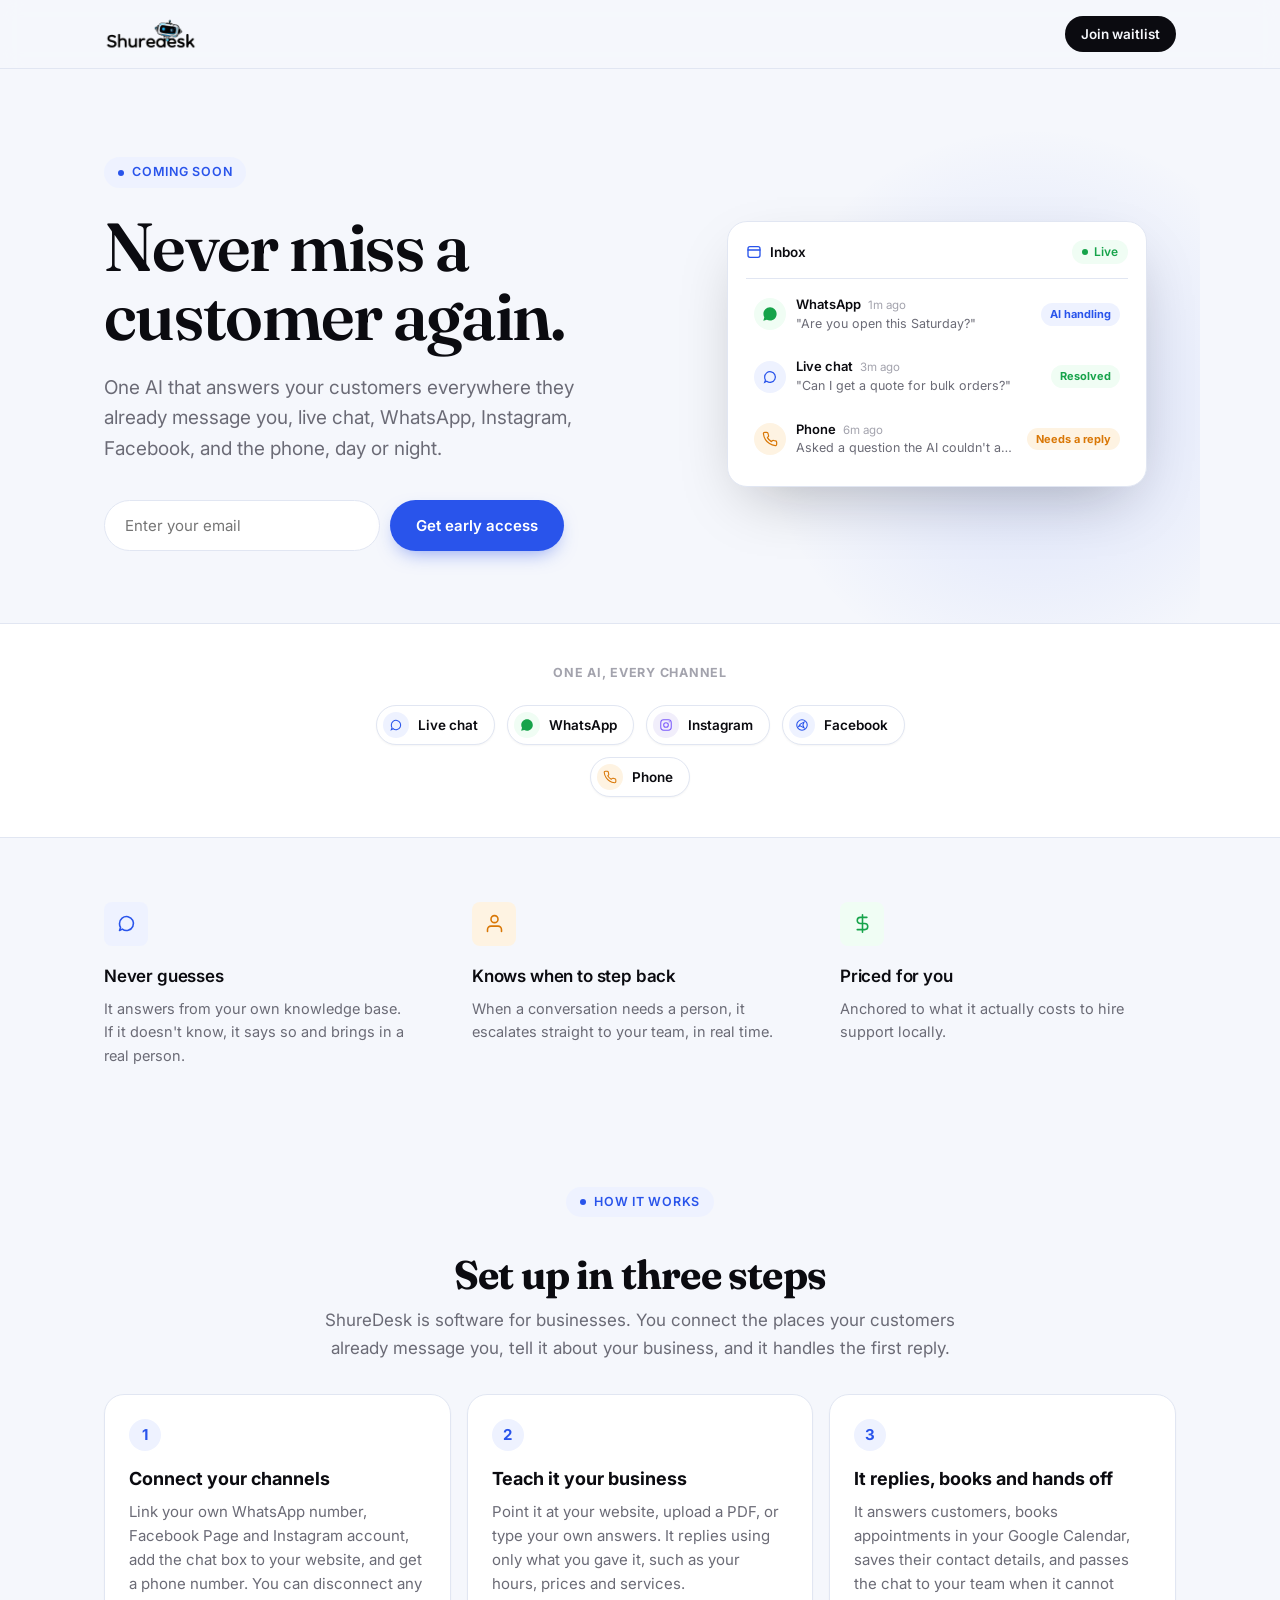
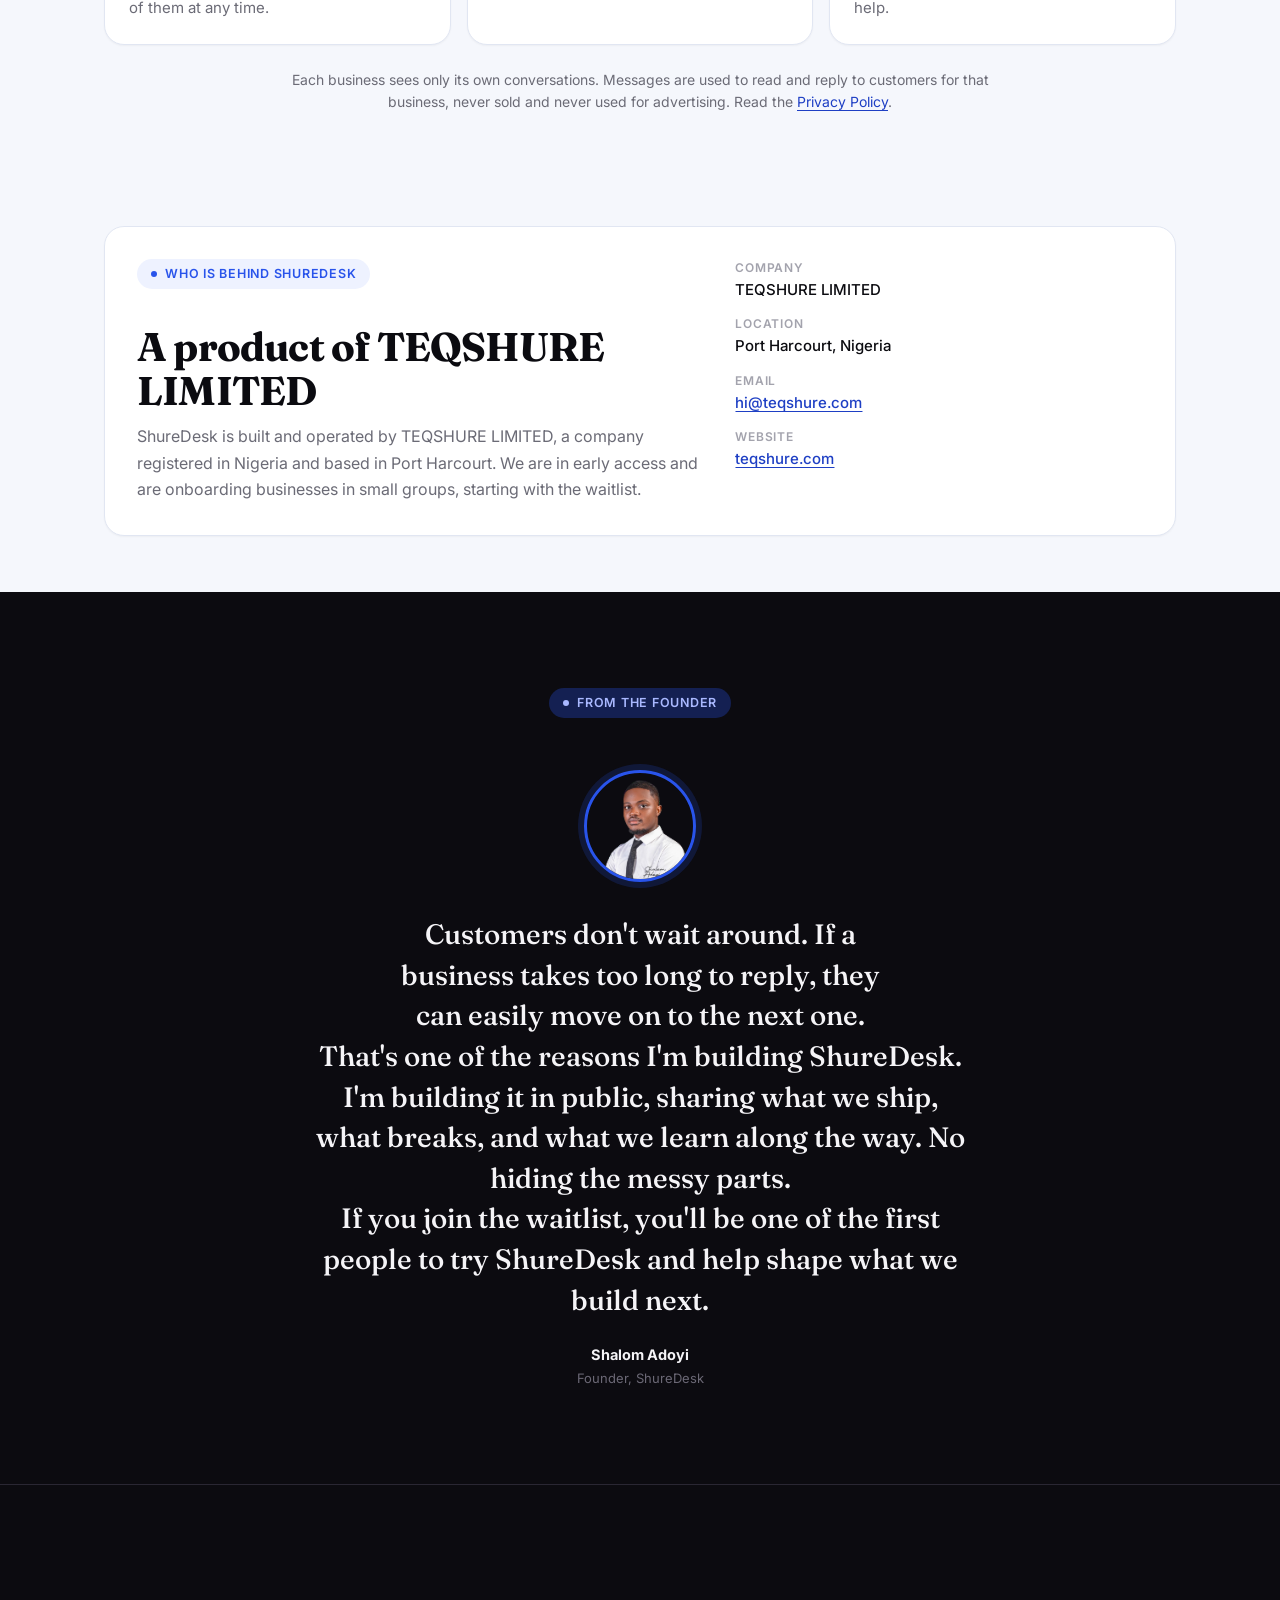
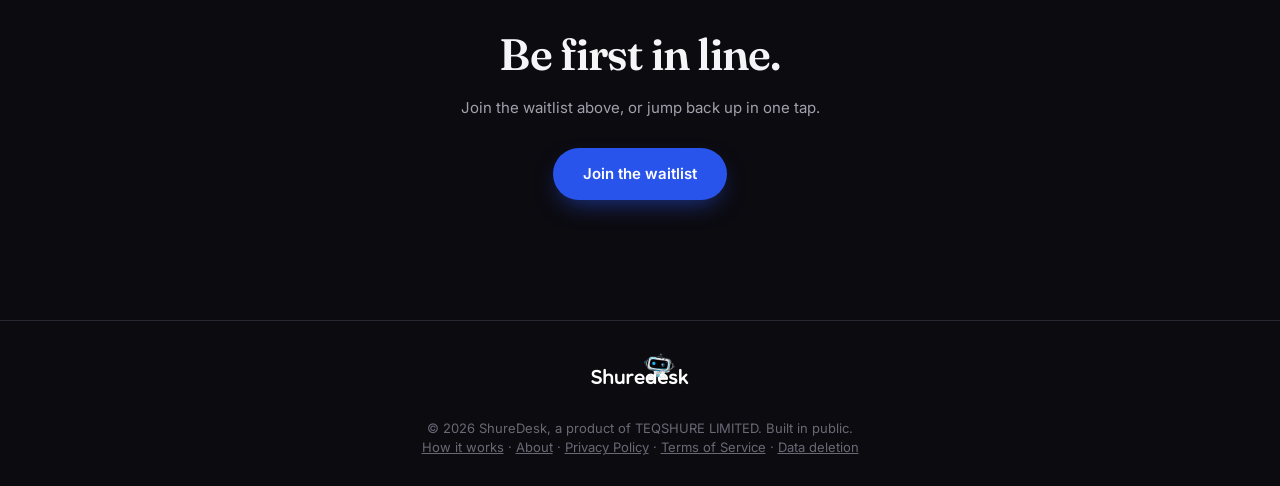
<file: index.html>
<!doctype html>
<html lang="en" data-theme="light">
  <head>
    <meta charset="UTF-8" />
    <meta name="viewport" content="width=device-width, initial-scale=1.0" />
    <title>ShureDesk — Never miss a customer again</title>
    <meta
      name="description"
      content="ShureDesk is one AI that answers your customers everywhere they already message you: live chat, WhatsApp, Instagram, Facebook, and the phone. Join the waitlist."
    />
    <meta property="og:type" content="website" />
    <meta property="og:site_name" content="ShureDesk" />
    <meta property="og:title" content="ShureDesk: Never miss a customer again" />
    <meta property="og:description" content="One AI that answers your customers on live chat, WhatsApp, Instagram, Facebook and the phone. Join the waitlist." />
    <meta property="og:url" content="https://shuredesk.pages.dev/" />
    <meta property="og:image" content="https://shuredesk.pages.dev/assets/og-image.png" />
    <meta name="twitter:card" content="summary_large_image" />
    <meta name="twitter:image" content="https://shuredesk.pages.dev/assets/og-image.png" />
    <link rel="icon" href="/favicon.ico" sizes="32x32" />
    <link rel="icon" type="image/png" href="/assets/favicon-32.png" sizes="32x32" />
    <link rel="icon" type="image/png" href="/assets/icon-192.png" sizes="192x192" />
    <link rel="apple-touch-icon" href="/assets/apple-touch-icon.png" />
    <link rel="preconnect" href="https://fonts.googleapis.com" />
    <link rel="preconnect" href="https://fonts.gstatic.com" crossorigin />
    <link
      href="https://fonts.googleapis.com/css2?family=Fraunces:opsz,wght@9..144,500;9..144,600;9..144,700&family=Inter:wght@400;500;600;700&display=swap"
      rel="stylesheet"
    />
    <link rel="stylesheet" href="styles.css" />
  </head>
  <body>
    <nav class="nav">
      <div class="wrap nav-inner">
        <a href="/" class="wordmark-link" aria-label="ShureDesk home"><img src="/assets/logo-light.png" alt="ShureDesk" class="logo" width="94" height="36" /></a>
        <a href="#signup" class="nav-cta">Join waitlist</a>
      </div>
    </nav>

    <main>
      <!-- ============ HERO ============ -->
      <section class="hero wrap">
        <div class="hero-glow" aria-hidden="true"></div>

        <div class="reveal hero-copy" id="signup">
          <span class="eyebrow"><span class="eyebrow-dot"></span>Coming soon</span>
          <h1 class="font-display">Never miss a customer again.</h1>
          <p class="lede">
            One AI that answers your customers everywhere they already message you, live chat,
            WhatsApp, Instagram, Facebook, and the phone, day or night.
          </p>

          <form class="signup-form" id="waitlist-form" novalidate>
            <label for="email" class="sr-only" style="position: absolute; left: -9999px">Email address</label>
            <input type="email" id="email" name="email" placeholder="Enter your email" required autocomplete="email" />
            <input type="text" name="company" id="company" tabindex="-1" autocomplete="off" style="position: absolute; left: -9999px" />
            <button type="submit" id="submit-btn">Get early access</button>
          </form>
          <p class="form-status" id="form-status"></p>

          <div class="success-card" id="success-card">
            <h3 class="font-display">You're on the list.</h3>
            <p>We'll email you the moment ShureDesk is ready for early access.</p>
          </div>
        </div>

        <!-- Simulated product UI, not a photo — an honest mockup of what the
             real Inbox looks like, matching the real dashboard's own status
             labels (AI handling / Needs a reply / Resolved). -->
        <div class="reveal reveal-delay-1 hero-visual">
          <div class="inbox-mock">
            <div class="inbox-mock-head">
              <span class="inbox-mock-badge">
                <svg viewBox="0 0 24 24" fill="none" stroke="currentColor" stroke-width="2" stroke-linecap="round" stroke-linejoin="round"><rect x="3" y="4" width="18" height="16" rx="3" /><path d="M3 9h18" /></svg>
                Inbox
              </span>
              <span class="inbox-mock-status"><span class="dot"></span>Live</span>
            </div>
            <ul class="inbox-mock-list">
              <li>
                <span class="inbox-avatar tint-success">
                  <svg viewBox="0 0 24 24" fill="currentColor"><path d="M12.04 2c-5.46 0-9.9 4.44-9.9 9.9 0 1.75.46 3.45 1.32 4.95L2 22l5.25-1.38a9.9 9.9 0 0 0 4.79 1.22h.01c5.46 0 9.9-4.44 9.9-9.9S17.5 2 12.04 2Z" /></svg>
                </span>
                <span class="inbox-row-text">
                  <span class="inbox-row-title">WhatsApp <span class="inbox-row-time">1m ago</span></span>
                  <span class="inbox-row-preview">"Are you open this Saturday?"</span>
                </span>
                <span class="inbox-tag tint-primary">AI handling</span>
              </li>
              <li>
                <span class="inbox-avatar tint-primary">
                  <svg viewBox="0 0 24 24" fill="none" stroke="currentColor" stroke-width="1.8"><path d="M4 12a8 8 0 1 1 3.2 6.4L4 20l1.2-3.4A7.96 7.96 0 0 1 4 12Z" /></svg>
                </span>
                <span class="inbox-row-text">
                  <span class="inbox-row-title">Live chat <span class="inbox-row-time">3m ago</span></span>
                  <span class="inbox-row-preview">"Can I get a quote for bulk orders?"</span>
                </span>
                <span class="inbox-tag tint-success">Resolved</span>
              </li>
              <li>
                <span class="inbox-avatar tint-amber">
                  <svg viewBox="0 0 24 24" fill="none" stroke="currentColor" stroke-width="1.8" stroke-linecap="round" stroke-linejoin="round"><path d="M22 16.92v3a2 2 0 0 1-2.18 2 19.79 19.79 0 0 1-8.63-3.07 19.5 19.5 0 0 1-6-6 19.79 19.79 0 0 1-3.07-8.67A2 2 0 0 1 4.11 2h3a2 2 0 0 1 2 1.72c.13.96.36 1.9.68 2.81a2 2 0 0 1-.45 2.11L8.09 9.91a16 16 0 0 0 6 6l1.27-1.27a2 2 0 0 1 2.11-.45c.91.32 1.85.55 2.81.68A2 2 0 0 1 22 16.92Z" /></svg>
                </span>
                <span class="inbox-row-text">
                  <span class="inbox-row-title">Phone <span class="inbox-row-time">6m ago</span></span>
                  <span class="inbox-row-preview">Asked a question the AI couldn't answer</span>
                </span>
                <span class="inbox-tag tint-amber">Needs a reply</span>
              </li>
            </ul>
          </div>
        </div>
      </section>

      <!-- ============ CHANNEL STRIP ============ -->
      <section class="channel-strip">
        <div class="wrap channel-strip-inner">
          <span class="channel-strip-label">One AI, every channel</span>
          <div class="channel-icons">
            <span class="channel-pill">
              <span class="channel-pill-icon tint-primary"><svg viewBox="0 0 24 24" fill="none" stroke="currentColor" stroke-width="1.8"><path d="M4 12a8 8 0 1 1 3.2 6.4L4 20l1.2-3.4A7.96 7.96 0 0 1 4 12Z" /></svg></span>
              Live chat
            </span>
            <span class="channel-pill">
              <span class="channel-pill-icon tint-success"><svg viewBox="0 0 24 24" fill="currentColor"><path d="M12.04 2c-5.46 0-9.9 4.44-9.9 9.9 0 1.75.46 3.45 1.32 4.95L2 22l5.25-1.38a9.9 9.9 0 0 0 4.79 1.22h.01c5.46 0 9.9-4.44 9.9-9.9S17.5 2 12.04 2Z" /></svg></span>
              WhatsApp
            </span>
            <span class="channel-pill">
              <span class="channel-pill-icon tint-violet"><svg viewBox="0 0 24 24" fill="none" stroke="currentColor" stroke-width="1.8"><rect x="3" y="3" width="18" height="18" rx="5" /><circle cx="12" cy="12" r="4" /><circle cx="17.5" cy="6.5" r="1" fill="currentColor" stroke="none" /></svg></span>
              Instagram
            </span>
            <span class="channel-pill">
              <span class="channel-pill-icon tint-primary"><svg viewBox="0 0 24 24" fill="none" stroke="currentColor" stroke-width="1.8"><circle cx="12" cy="12" r="9" /><path d="M9 10.5 15.5 7l-2 5 2 5-6.5-3.5-3 1.5Z" /></svg></span>
              Facebook
            </span>
            <span class="channel-pill">
              <span class="channel-pill-icon tint-amber"><svg viewBox="0 0 24 24" fill="none" stroke="currentColor" stroke-width="1.8" stroke-linecap="round" stroke-linejoin="round"><path d="M22 16.92v3a2 2 0 0 1-2.18 2 19.79 19.79 0 0 1-8.63-3.07 19.5 19.5 0 0 1-6-6 19.79 19.79 0 0 1-3.07-8.67A2 2 0 0 1 4.11 2h3a2 2 0 0 1 2 1.72c.13.96.36 1.9.68 2.81a2 2 0 0 1-.45 2.11L8.09 9.91a16 16 0 0 0 6 6l1.27-1.27a2 2 0 0 1 2.11-.45c.91.32 1.85.55 2.81.68A2 2 0 0 1 22 16.92Z" /></svg></span>
              Phone
            </span>
          </div>
        </div>
      </section>

      <!-- ============ THREE HIGHLIGHTS ============ -->
      <section class="wrap">
        <div class="highlight-grid">
          <div class="highlight reveal">
            <div class="highlight-icon tint-primary">
              <svg viewBox="0 0 24 24" fill="none" stroke="currentColor" stroke-width="1.8" stroke-linecap="round" stroke-linejoin="round"><path d="M4 12a8 8 0 1 1 3.2 6.4L4 20l1.2-3.4A7.96 7.96 0 0 1 4 12Z" /></svg>
            </div>
            <h3>Never guesses</h3>
            <p>It answers from your own knowledge base. If it doesn't know, it says so and brings in a real person.</p>
          </div>
          <div class="highlight reveal reveal-delay-1">
            <div class="highlight-icon tint-amber">
              <svg viewBox="0 0 24 24" fill="none" stroke="currentColor" stroke-width="1.8" stroke-linecap="round" stroke-linejoin="round"><path d="M20 21v-2a4 4 0 0 0-4-4H8a4 4 0 0 0-4 4v2" /><circle cx="12" cy="7" r="4" /></svg>
            </div>
            <h3>Knows when to step back</h3>
            <p>When a conversation needs a person, it escalates straight to your team, in real time.</p>
          </div>
          <div class="highlight reveal reveal-delay-2">
            <div class="highlight-icon tint-success">
              <svg viewBox="0 0 24 24" fill="none" stroke="currentColor" stroke-width="1.8" stroke-linecap="round" stroke-linejoin="round"><path d="M12 2v20M17 5H9.5a3.5 3.5 0 0 0 0 7h5a3.5 3.5 0 0 1 0 7H6" /></svg>
            </div>
            <h3>Priced for you</h3>
            <p>Anchored to what it actually costs to hire support locally.</p>
          </div>
        </div>
      </section>

      <!-- ============ HOW IT WORKS ============ -->
      <section class="wrap info-section" id="how-it-works">
        <div class="info-head reveal">
          <span class="eyebrow"><span class="eyebrow-dot"></span>How it works</span>
          <h2 class="font-display">Set up in three steps</h2>
          <p class="info-sub">
            ShureDesk is software for businesses. You connect the places your customers already message you,
            tell it about your business, and it handles the first reply.
          </p>
        </div>
        <ol class="step-grid">
          <li class="step-card reveal">
            <span class="step-num">1</span>
            <h3>Connect your channels</h3>
            <p>
              Link your own WhatsApp number, Facebook Page and Instagram account, add the chat box to your website,
              and get a phone number. You can disconnect any of them at any time.
            </p>
          </li>
          <li class="step-card reveal reveal-delay-1">
            <span class="step-num">2</span>
            <h3>Teach it your business</h3>
            <p>
              Point it at your website, upload a PDF, or type your own answers. It replies using only what you gave
              it, such as your hours, prices and services.
            </p>
          </li>
          <li class="step-card reveal reveal-delay-2">
            <span class="step-num">3</span>
            <h3>It replies, books and hands off</h3>
            <p>
              It answers customers, books appointments in your Google Calendar, saves their contact details, and
              passes the chat to your team when it cannot help.
            </p>
          </li>
        </ol>
        <p class="info-note reveal">
          Each business sees only its own conversations. Messages are used to read and reply to customers for that
          business, never sold and never used for advertising. Read the <a href="/privacy">Privacy Policy</a>.
        </p>
      </section>

      <!-- ============ ABOUT ============ -->
      <section class="wrap info-section" id="about">
        <div class="about-card reveal">
          <div class="about-main">
            <span class="eyebrow"><span class="eyebrow-dot"></span>Who is behind ShureDesk</span>
            <h2 class="font-display">A product of TEQSHURE LIMITED</h2>
            <p>
              ShureDesk is built and operated by TEQSHURE LIMITED, a company registered in Nigeria and based in Port
              Harcourt. We are in early access and are onboarding businesses in small groups, starting with the
              waitlist.
            </p>
          </div>
          <dl class="about-facts">
            <div><dt>Company</dt><dd>TEQSHURE LIMITED</dd></div>
            <div><dt>Location</dt><dd>Port Harcourt, Nigeria</dd></div>
            <div><dt>Email</dt><dd><a href="mailto:hi@teqshure.com">hi@teqshure.com</a></dd></div>
            <div><dt>Website</dt><dd><a href="https://teqshure.com">teqshure.com</a></dd></div>
          </dl>
        </div>
      </section>

      <!-- ============ FOUNDER'S NOTE (dark spotlight) ============ -->
      <section class="founder-section">
        <div class="wrap founder-note reveal">
          <span class="eyebrow eyebrow-dark"><span class="eyebrow-dot"></span>From the founder</span>
          <div class="founder-photo-wrap">
            <img src="assets/founder.png" alt="Shalom Adoyi, founder of ShureDesk" class="founder-photo" />
          </div>
          <p class="founder-quote font-display">
            Customers don't wait around. If a business takes too long to reply, they can easily move on to the next one.

            <br>That's one of the reasons I'm building ShureDesk.

            <br>I'm building it in public, sharing what we ship, what breaks, and what we learn along the way. No hiding the messy parts.

             <br>If you join the waitlist, you'll be one of the first people to try ShureDesk and help shape what we build next.

          </p>
          <p class="founder-name">Shalom Adoyi</p>
          <p class="founder-title">Founder, ShureDesk</p>
        </div>
      </section>

      <!-- ============ FINAL CTA (same dark band as founder + footer) ============ -->
      <section class="final-cta-section">
        <div class="wrap final-cta">
          <h2 class="font-display">Be first in line.</h2>
          <p class="final-cta-sub">Join the waitlist above, or jump back up in one tap.</p>
          <a href="#signup" class="final-cta-btn">Join the waitlist</a>
        </div>
      </section>
    </main>

    <footer class="footer-dark">
      <div class="wrap">
        <img src="/assets/logo-dark.png" alt="ShureDesk" class="footer-logo" width="104" height="40" />
        <br />
        &copy; <span id="year"></span> ShureDesk, a product of TEQSHURE LIMITED. Built in public.
        <br />
        <a href="#how-it-works">How it works</a> &middot; <a href="#about">About</a> &middot;
        <a href="/privacy">Privacy Policy</a> &middot; <a href="/terms">Terms of Service</a> &middot;
        <a href="/data-deletion">Data deletion</a>
      </div>
    </footer>

    <script src="script.js"></script>
  </body>
</html>
</file>
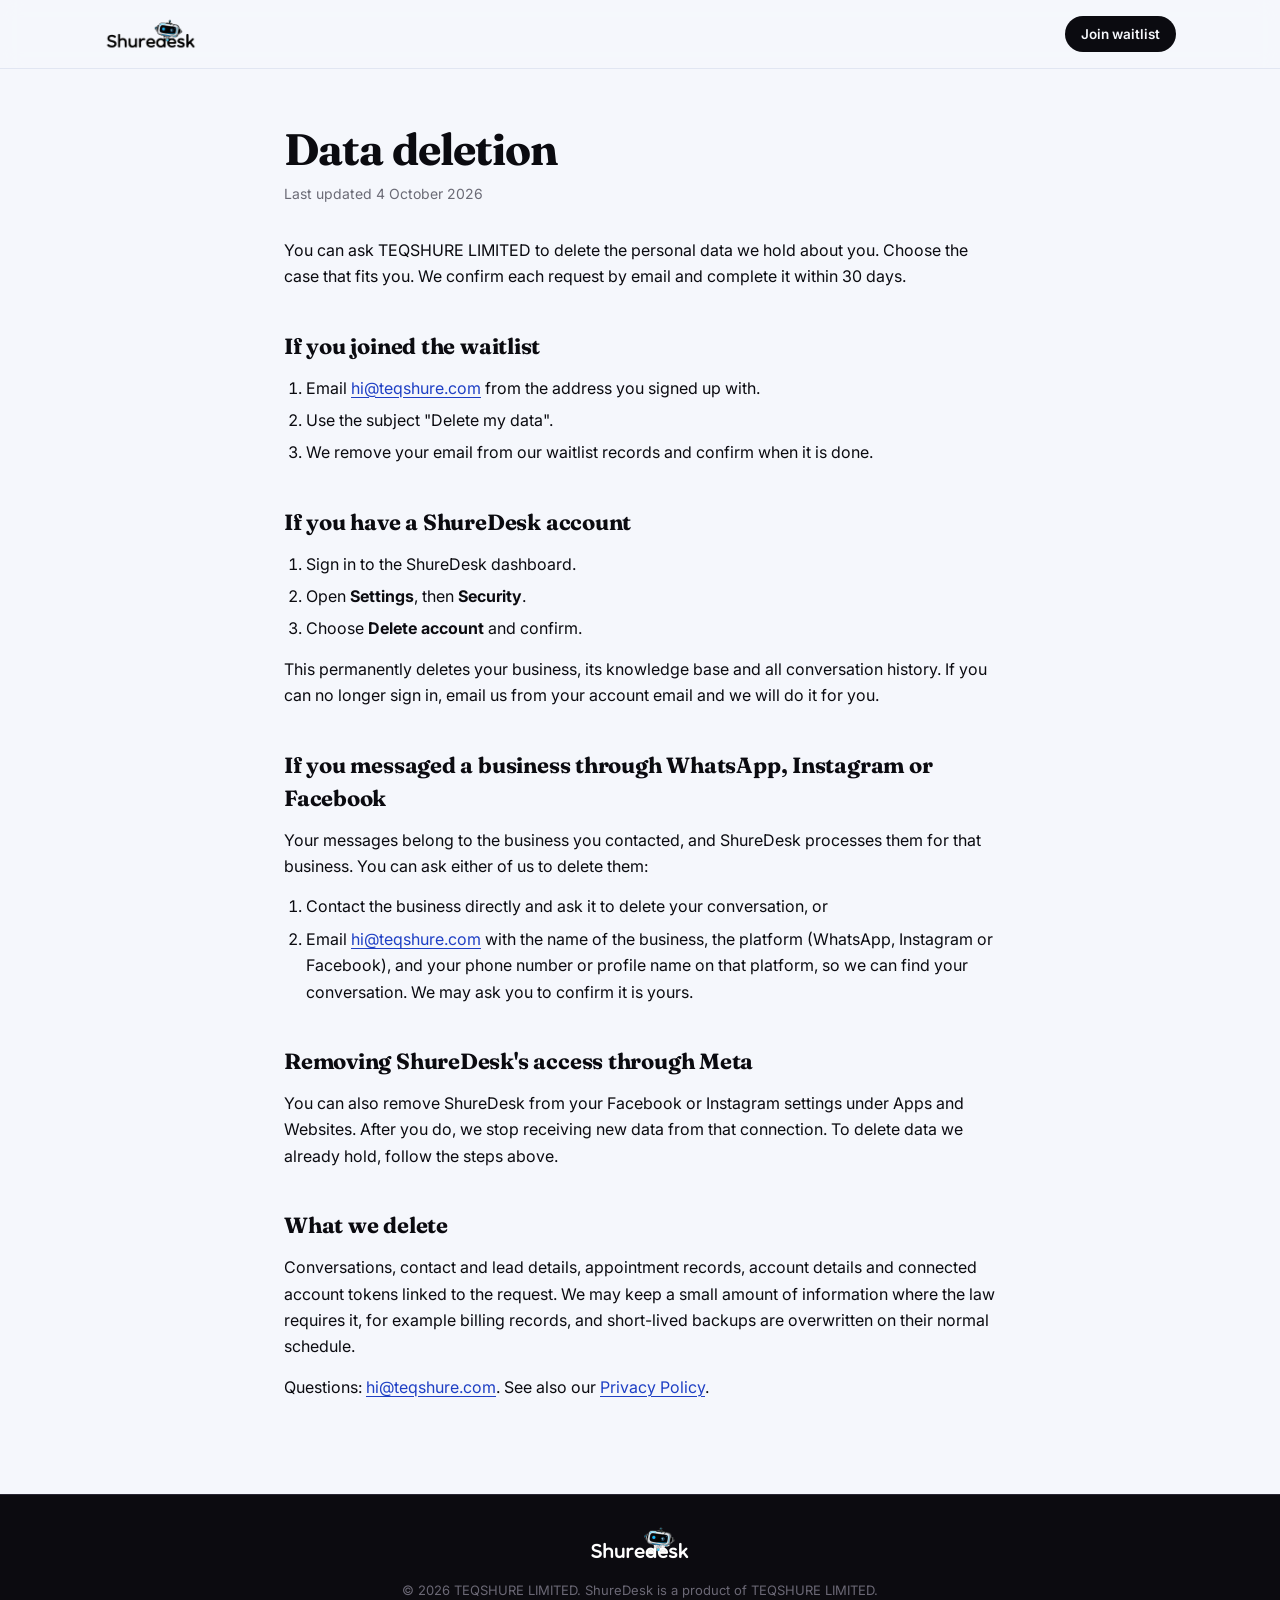
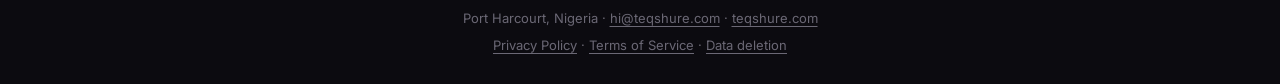
<file: data-deletion/index.html>
<!doctype html>
<html lang="en">
  <head>
    <meta charset="utf-8" />
    <meta name="viewport" content="width=device-width, initial-scale=1.0" />
    <title>Data deletion | ShureDesk</title>
    <meta name="description" content="How to ask TEQSHURE LIMITED to delete your data from ShureDesk." />
    <meta property="og:image" content="https://shuredesk.pages.dev/assets/og-image.png" />
    <link rel="canonical" href="https://shuredesk.pages.dev/data-deletion" />
    <link rel="icon" href="/favicon.ico" sizes="32x32" />
    <link rel="icon" type="image/png" href="/assets/favicon-32.png" sizes="32x32" />
    <link rel="icon" type="image/png" href="/assets/icon-192.png" sizes="192x192" />
    <link rel="apple-touch-icon" href="/assets/apple-touch-icon.png" />
    <link rel="preconnect" href="https://fonts.googleapis.com" />
    <link rel="preconnect" href="https://fonts.gstatic.com" crossorigin />
    <link
      rel="stylesheet"
      href="https://fonts.googleapis.com/css2?family=Fraunces:opsz,wght@9..144,500;9..144,600;9..144,700&family=Inter:wght@400;500;600;700&display=swap"
    />
    <link rel="stylesheet" href="/styles.css" />
    <link rel="stylesheet" href="/legal.css" />
  </head>
  <body>
    <nav class="nav">
      <div class="wrap nav-inner">
        <a href="/" class="wordmark-link" aria-label="ShureDesk home"><img src="/assets/logo-light.png" alt="ShureDesk" class="logo" width="94" height="36" /></a>
        <a href="/#signup" class="nav-cta">Join waitlist</a>
      </div>
    </nav>

    <main class="wrap legal">
      <h1 class="font-display">Data deletion</h1>
      <p class="meta">Last updated 4 October 2026</p>

      <p>
        You can ask TEQSHURE LIMITED to delete the personal data we hold about you. Choose the case that fits you. We
        confirm each request by email and complete it within 30 days.
      </p>

      <h2>If you joined the waitlist</h2>
      <ol>
        <li>Email <a href="mailto:hi@teqshure.com?subject=Delete%20my%20data">hi@teqshure.com</a> from the address you signed up with.</li>
        <li>Use the subject "Delete my data".</li>
        <li>We remove your email from our waitlist records and confirm when it is done.</li>
      </ol>

      <h2>If you have a ShureDesk account</h2>
      <ol>
        <li>Sign in to the ShureDesk dashboard.</li>
        <li>Open <strong>Settings</strong>, then <strong>Security</strong>.</li>
        <li>Choose <strong>Delete account</strong> and confirm.</li>
      </ol>
      <p>
        This permanently deletes your business, its knowledge base and all conversation history. If you can no longer
        sign in, email us from your account email and we will do it for you.
      </p>

      <h2>If you messaged a business through WhatsApp, Instagram or Facebook</h2>
      <p>
        Your messages belong to the business you contacted, and ShureDesk processes them for that business. You can ask
        either of us to delete them:
      </p>
      <ol>
        <li>
          Contact the business directly and ask it to delete your conversation, or
        </li>
        <li>
          Email <a href="mailto:hi@teqshure.com?subject=Delete%20my%20messages">hi@teqshure.com</a> with the name of the business, the
          platform (WhatsApp, Instagram or Facebook), and your phone number or profile name on that platform, so we can
          find your conversation. We may ask you to confirm it is yours.
        </li>
      </ol>

      <h2>Removing ShureDesk's access through Meta</h2>
      <p>
        You can also remove ShureDesk from your Facebook or Instagram settings under Apps and Websites. After you do,
        we stop receiving new data from that connection. To delete data we already hold, follow the steps above.
      </p>

      <h2>What we delete</h2>
      <p>
        Conversations, contact and lead details, appointment records, account details and connected account tokens
        linked to the request. We may keep a small amount of information where the law requires it, for example billing
        records, and short-lived backups are overwritten on their normal schedule.
      </p>
      <p>Questions: <a href="mailto:hi@teqshure.com">hi@teqshure.com</a>. See also our <a href="/privacy">Privacy Policy</a>.</p>
    </main>

    <footer class="footer-dark legal-footer">
      <div class="wrap">
        <img src="/assets/logo-dark.png" alt="ShureDesk" class="footer-logo" width="104" height="40" />
        <p>
          &copy; <span id="year"></span> TEQSHURE LIMITED. ShureDesk is a product of TEQSHURE LIMITED.
        </p>
        <p>Port Harcourt, Nigeria &middot; <a href="mailto:hi@teqshure.com">hi@teqshure.com</a> &middot; <a href="https://teqshure.com">teqshure.com</a></p>
        <p>
          <a href="/privacy">Privacy Policy</a> &middot; <a href="/terms">Terms of Service</a> &middot;
          <a href="/data-deletion">Data deletion</a>
        </p>
      </div>
    </footer>
    <script>document.getElementById("year").textContent = new Date().getFullYear();</script>
  </body>
</html>
</file>
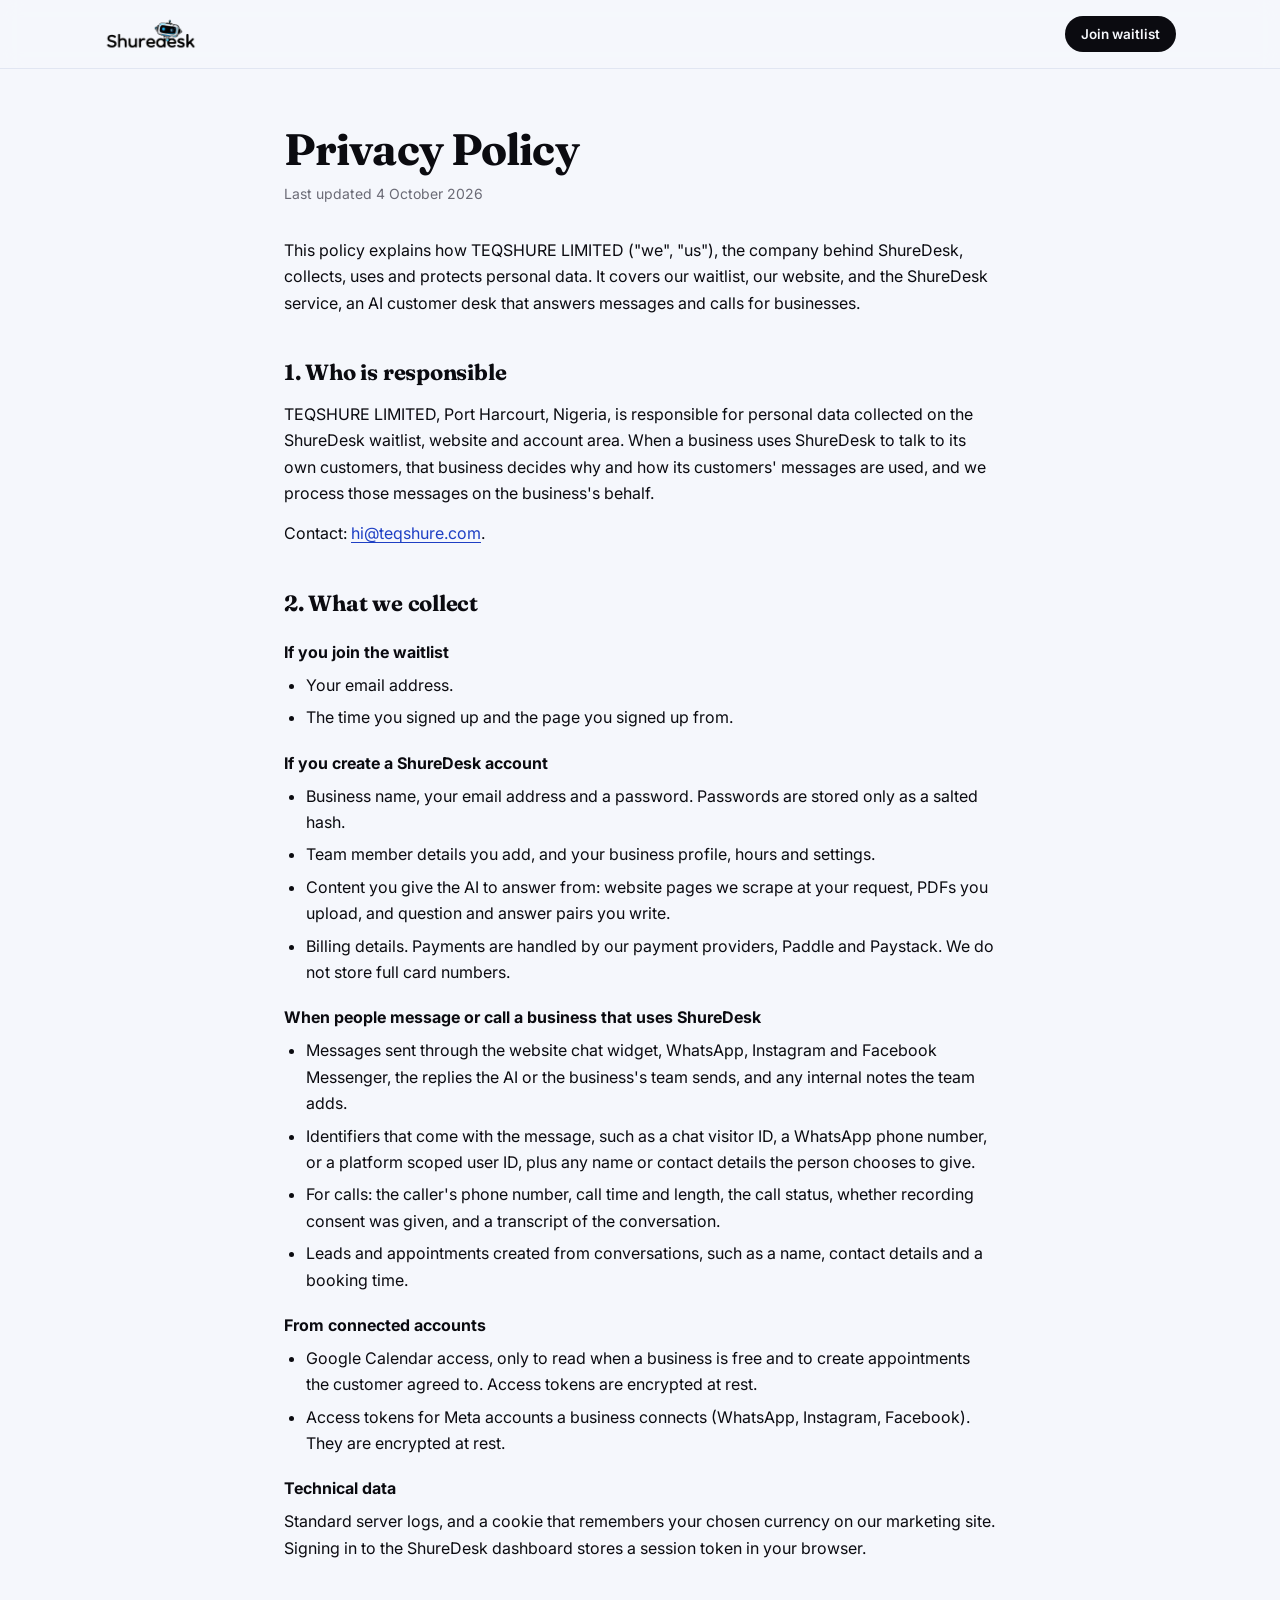
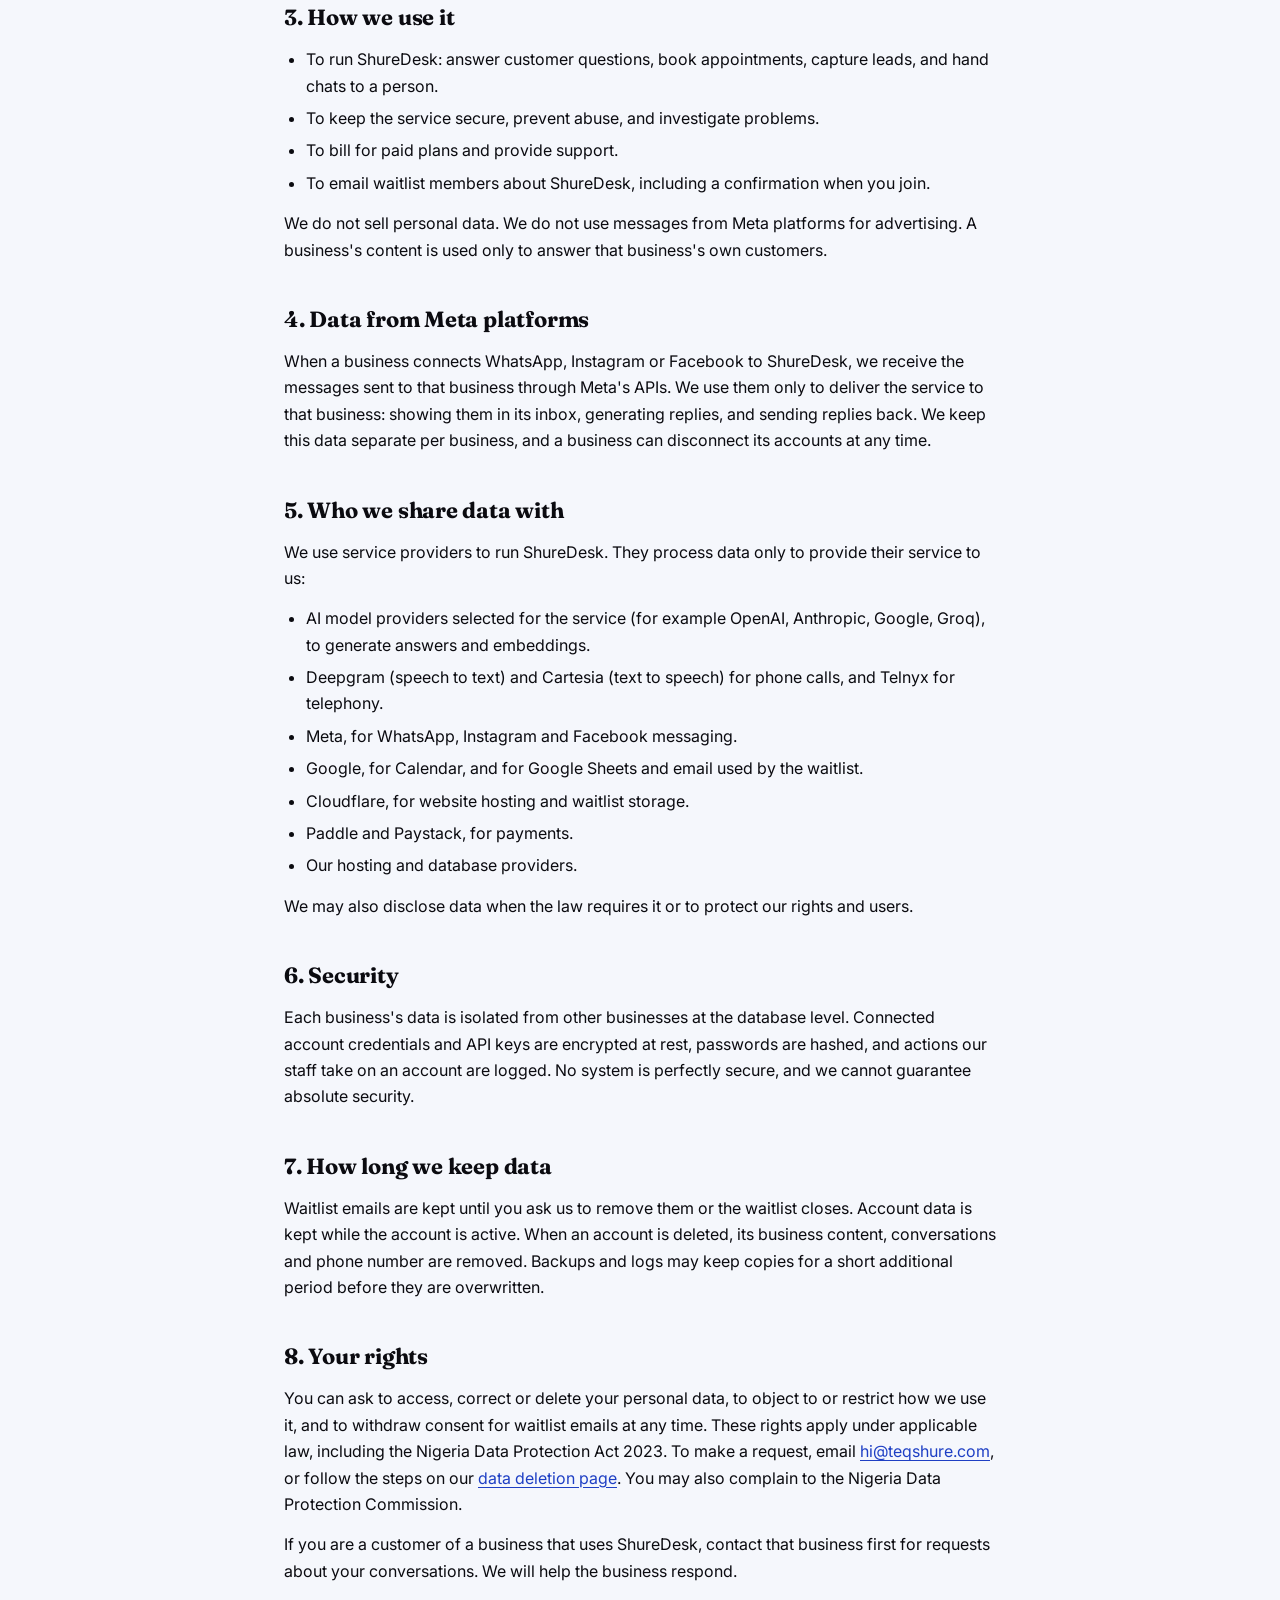
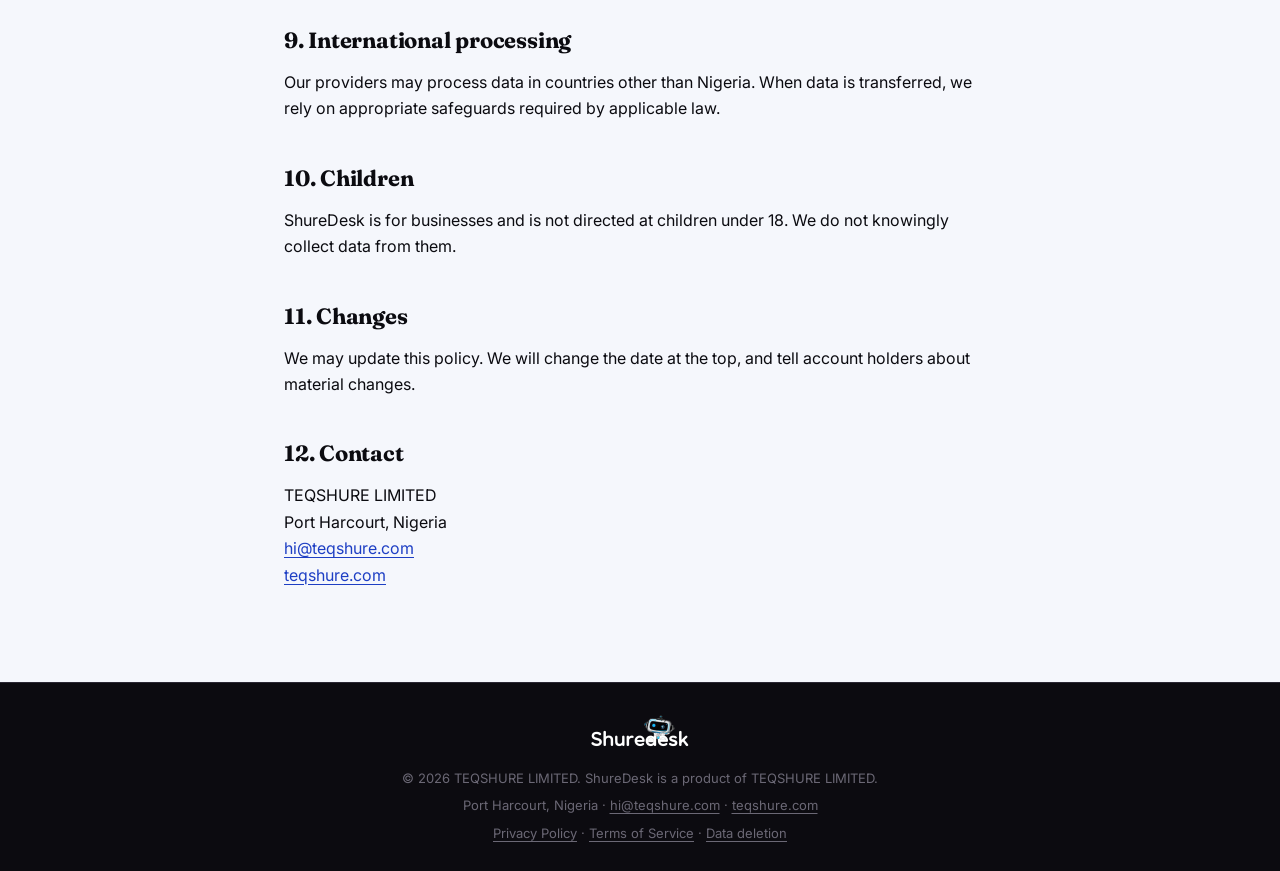
<file: privacy/index.html>
<!doctype html>
<html lang="en">
  <head>
    <meta charset="utf-8" />
    <meta name="viewport" content="width=device-width, initial-scale=1.0" />
    <title>Privacy Policy | ShureDesk</title>
    <meta name="description" content="How TEQSHURE LIMITED collects, uses and protects personal data for ShureDesk." />
    <meta property="og:image" content="https://shuredesk.pages.dev/assets/og-image.png" />
    <link rel="canonical" href="https://shuredesk.pages.dev/privacy" />
    <link rel="icon" href="/favicon.ico" sizes="32x32" />
    <link rel="icon" type="image/png" href="/assets/favicon-32.png" sizes="32x32" />
    <link rel="icon" type="image/png" href="/assets/icon-192.png" sizes="192x192" />
    <link rel="apple-touch-icon" href="/assets/apple-touch-icon.png" />
    <link rel="preconnect" href="https://fonts.googleapis.com" />
    <link rel="preconnect" href="https://fonts.gstatic.com" crossorigin />
    <link
      rel="stylesheet"
      href="https://fonts.googleapis.com/css2?family=Fraunces:opsz,wght@9..144,500;9..144,600;9..144,700&family=Inter:wght@400;500;600;700&display=swap"
    />
    <link rel="stylesheet" href="/styles.css" />
    <link rel="stylesheet" href="/legal.css" />
  </head>
  <body>
    <nav class="nav">
      <div class="wrap nav-inner">
        <a href="/" class="wordmark-link" aria-label="ShureDesk home"><img src="/assets/logo-light.png" alt="ShureDesk" class="logo" width="94" height="36" /></a>
        <a href="/#signup" class="nav-cta">Join waitlist</a>
      </div>
    </nav>

    <main class="wrap legal">
      <h1 class="font-display">Privacy Policy</h1>
      <p class="meta">Last updated 4 October 2026</p>

      <p>
        This policy explains how TEQSHURE LIMITED ("we", "us"), the company behind ShureDesk, collects, uses and
        protects personal data. It covers our waitlist, our website, and the ShureDesk service, an AI customer desk that
        answers messages and calls for businesses.
      </p>

      <h2>1. Who is responsible</h2>
      <p>
        TEQSHURE LIMITED, Port Harcourt, Nigeria, is responsible for personal data collected on the ShureDesk waitlist, website and
        account area. When a business uses ShureDesk to talk to its own customers, that business decides why and how its
        customers' messages are used, and we process those messages on the business's behalf.
      </p>
      <p>Contact: <a href="mailto:hi@teqshure.com">hi@teqshure.com</a>.</p>

      <h2>2. What we collect</h2>
      <h3>If you join the waitlist</h3>
      <ul>
        <li>Your email address.</li>
        <li>The time you signed up and the page you signed up from.</li>
      </ul>
      <h3>If you create a ShureDesk account</h3>
      <ul>
        <li>Business name, your email address and a password. Passwords are stored only as a salted hash.</li>
        <li>Team member details you add, and your business profile, hours and settings.</li>
        <li>
          Content you give the AI to answer from: website pages we scrape at your request, PDFs you upload, and question
          and answer pairs you write.
        </li>
        <li>
          Billing details. Payments are handled by our payment providers, Paddle and Paystack. We do not store full
          card numbers.
        </li>
      </ul>
      <h3>When people message or call a business that uses ShureDesk</h3>
      <ul>
        <li>
          Messages sent through the website chat widget, WhatsApp, Instagram and Facebook Messenger, the replies the AI
          or the business's team sends, and any internal notes the team adds.
        </li>
        <li>
          Identifiers that come with the message, such as a chat visitor ID, a WhatsApp phone number, or a platform
          scoped user ID, plus any name or contact details the person chooses to give.
        </li>
        <li>
          For calls: the caller's phone number, call time and length, the call status, whether recording consent was
          given, and a transcript of the conversation.
        </li>
        <li>Leads and appointments created from conversations, such as a name, contact details and a booking time.</li>
      </ul>
      <h3>From connected accounts</h3>
      <ul>
        <li>
          Google Calendar access, only to read when a business is free and to create appointments the customer agreed
          to. Access tokens are encrypted at rest.
        </li>
        <li>
          Access tokens for Meta accounts a business connects (WhatsApp, Instagram, Facebook). They are encrypted at rest.
        </li>
      </ul>
      <h3>Technical data</h3>
      <p>
        Standard server logs, and a cookie that remembers your chosen currency on our marketing site. Signing in to the
        ShureDesk dashboard stores a session token in your browser.
      </p>

      <h2>3. How we use it</h2>
      <ul>
        <li>To run ShureDesk: answer customer questions, book appointments, capture leads, and hand chats to a person.</li>
        <li>To keep the service secure, prevent abuse, and investigate problems.</li>
        <li>To bill for paid plans and provide support.</li>
        <li>To email waitlist members about ShureDesk, including a confirmation when you join.</li>
      </ul>
      <p>
        We do not sell personal data. We do not use messages from Meta platforms for advertising. A business's content
        is used only to answer that business's own customers.
      </p>

      <h2>4. Data from Meta platforms</h2>
      <p>
        When a business connects WhatsApp, Instagram or Facebook to ShureDesk, we receive the messages sent to that
        business through Meta's APIs. We use them only to deliver the service to that business: showing them in its
        inbox, generating replies, and sending replies back. We keep this data separate per business, and a business
        can disconnect its accounts at any time.
      </p>

      <h2>5. Who we share data with</h2>
      <p>We use service providers to run ShureDesk. They process data only to provide their service to us:</p>
      <ul>
        <li>AI model providers selected for the service (for example OpenAI, Anthropic, Google, Groq), to generate answers and embeddings.</li>
        <li>Deepgram (speech to text) and Cartesia (text to speech) for phone calls, and Telnyx for telephony.</li>
        <li>Meta, for WhatsApp, Instagram and Facebook messaging.</li>
        <li>Google, for Calendar, and for Google Sheets and email used by the waitlist.</li>
        <li>Cloudflare, for website hosting and waitlist storage.</li>
        <li>Paddle and Paystack, for payments.</li>
        <li>Our hosting and database providers.</li>
      </ul>
      <p>We may also disclose data when the law requires it or to protect our rights and users.</p>

      <h2>6. Security</h2>
      <p>
        Each business's data is isolated from other businesses at the database level. Connected account credentials and
        API keys are encrypted at rest, passwords are hashed, and actions our staff take on an account are logged. No
        system is perfectly secure, and we cannot guarantee absolute security.
      </p>

      <h2>7. How long we keep data</h2>
      <p>
        Waitlist emails are kept until you ask us to remove them or the waitlist closes. Account data is kept while the
        account is active. When an account is deleted, its business content, conversations and phone number are removed.
        Backups and logs may keep copies for a short additional period before they are overwritten.
      </p>

      <h2>8. Your rights</h2>
      <p>
        You can ask to access, correct or delete your personal data, to object to or restrict how we use it, and to
        withdraw consent for waitlist emails at any time. These rights apply under applicable law, including the Nigeria
        Data Protection Act 2023. To make a request, email <a href="mailto:hi@teqshure.com">hi@teqshure.com</a>, or follow the
        steps on our <a href="/data-deletion">data deletion page</a>. You may also complain to the Nigeria Data
        Protection Commission.
      </p>
      <p>
        If you are a customer of a business that uses ShureDesk, contact that business first for requests about your
        conversations. We will help the business respond.
      </p>

      <h2>9. International processing</h2>
      <p>
        Our providers may process data in countries other than Nigeria. When data is transferred, we rely on appropriate
        safeguards required by applicable law.
      </p>

      <h2>10. Children</h2>
      <p>ShureDesk is for businesses and is not directed at children under 18. We do not knowingly collect data from them.</p>

      <h2>11. Changes</h2>
      <p>We may update this policy. We will change the date at the top, and tell account holders about material changes.</p>

      <h2>12. Contact</h2>
      <p>
        TEQSHURE LIMITED<br />Port Harcourt, Nigeria<br /><a href="mailto:hi@teqshure.com">hi@teqshure.com</a><br /><a href="https://teqshure.com">teqshure.com</a>
      </p>
    </main>

    <footer class="footer-dark legal-footer">
      <div class="wrap">
        <img src="/assets/logo-dark.png" alt="ShureDesk" class="footer-logo" width="104" height="40" />
        <p>
          &copy; <span id="year"></span> TEQSHURE LIMITED. ShureDesk is a product of TEQSHURE LIMITED.
        </p>
        <p>Port Harcourt, Nigeria &middot; <a href="mailto:hi@teqshure.com">hi@teqshure.com</a> &middot; <a href="https://teqshure.com">teqshure.com</a></p>
        <p>
          <a href="/privacy">Privacy Policy</a> &middot; <a href="/terms">Terms of Service</a> &middot;
          <a href="/data-deletion">Data deletion</a>
        </p>
      </div>
    </footer>
    <script>document.getElementById("year").textContent = new Date().getFullYear();</script>
  </body>
</html>
</file>
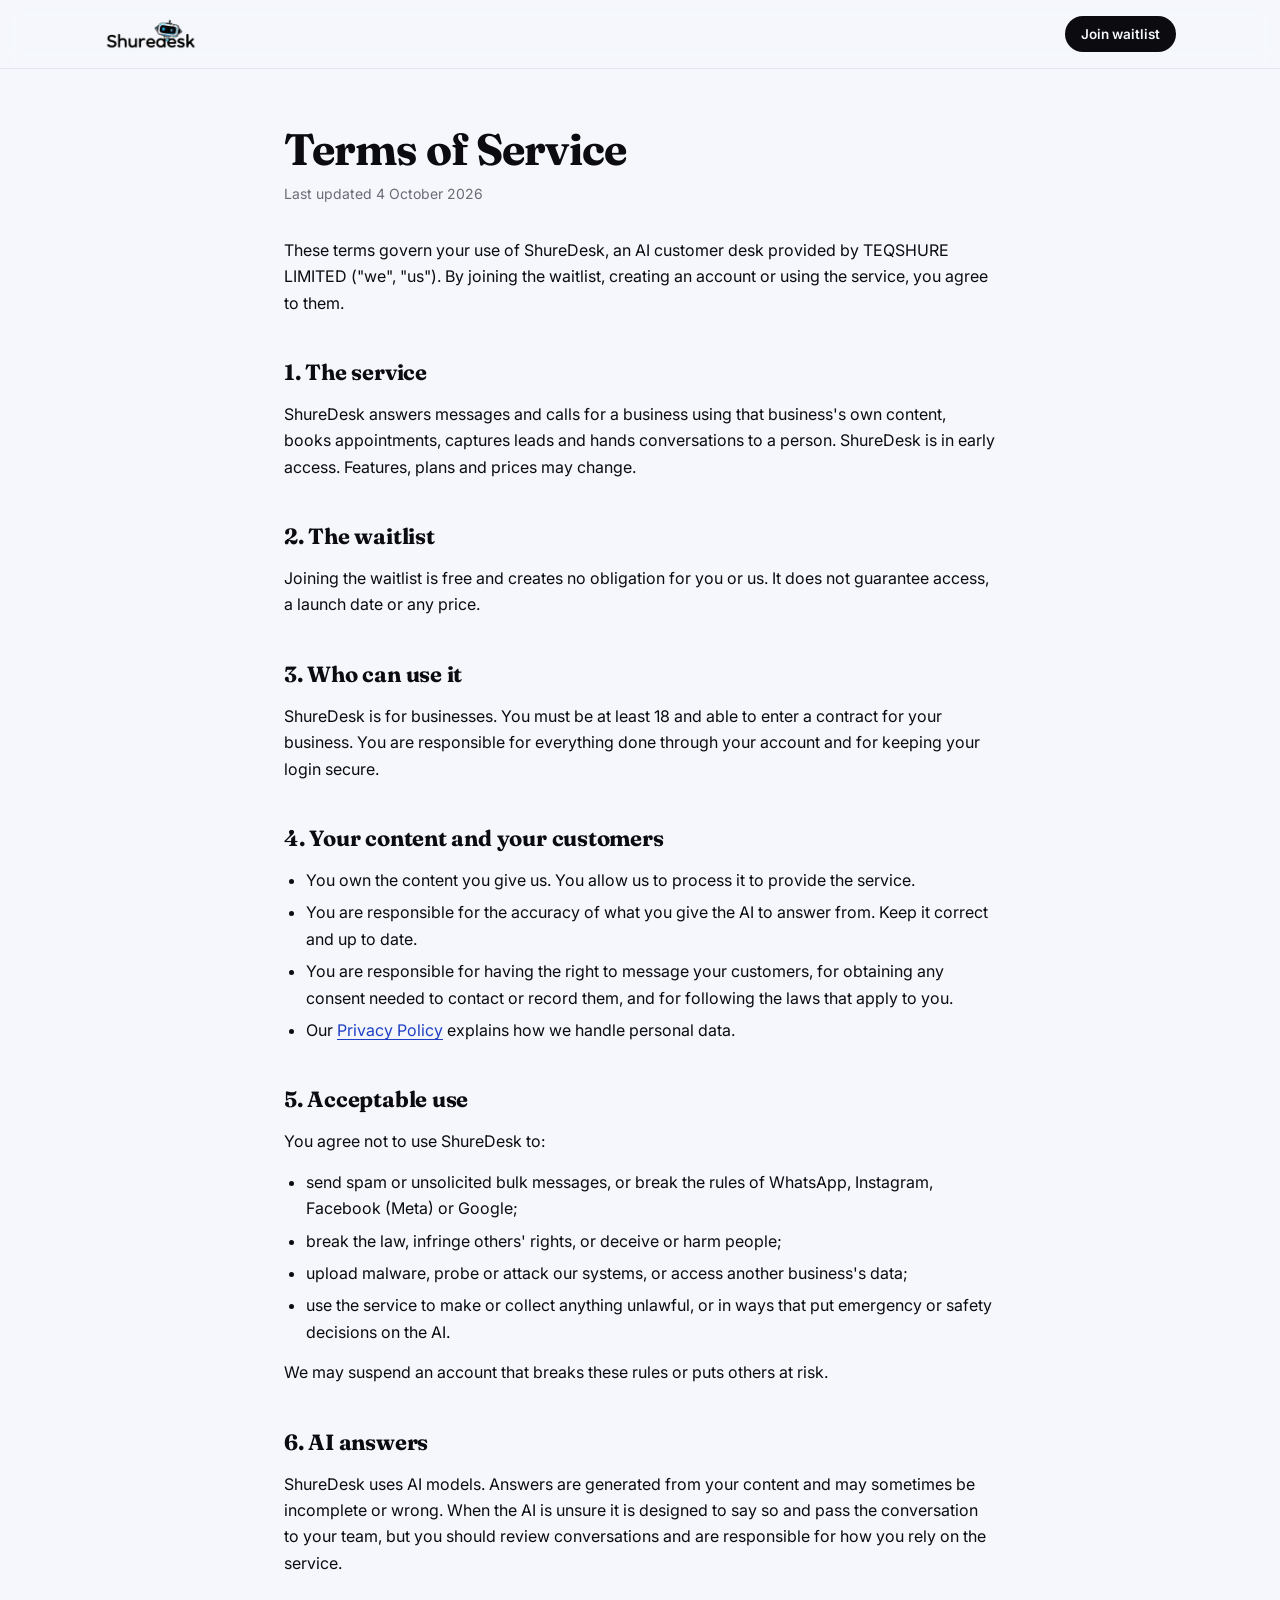
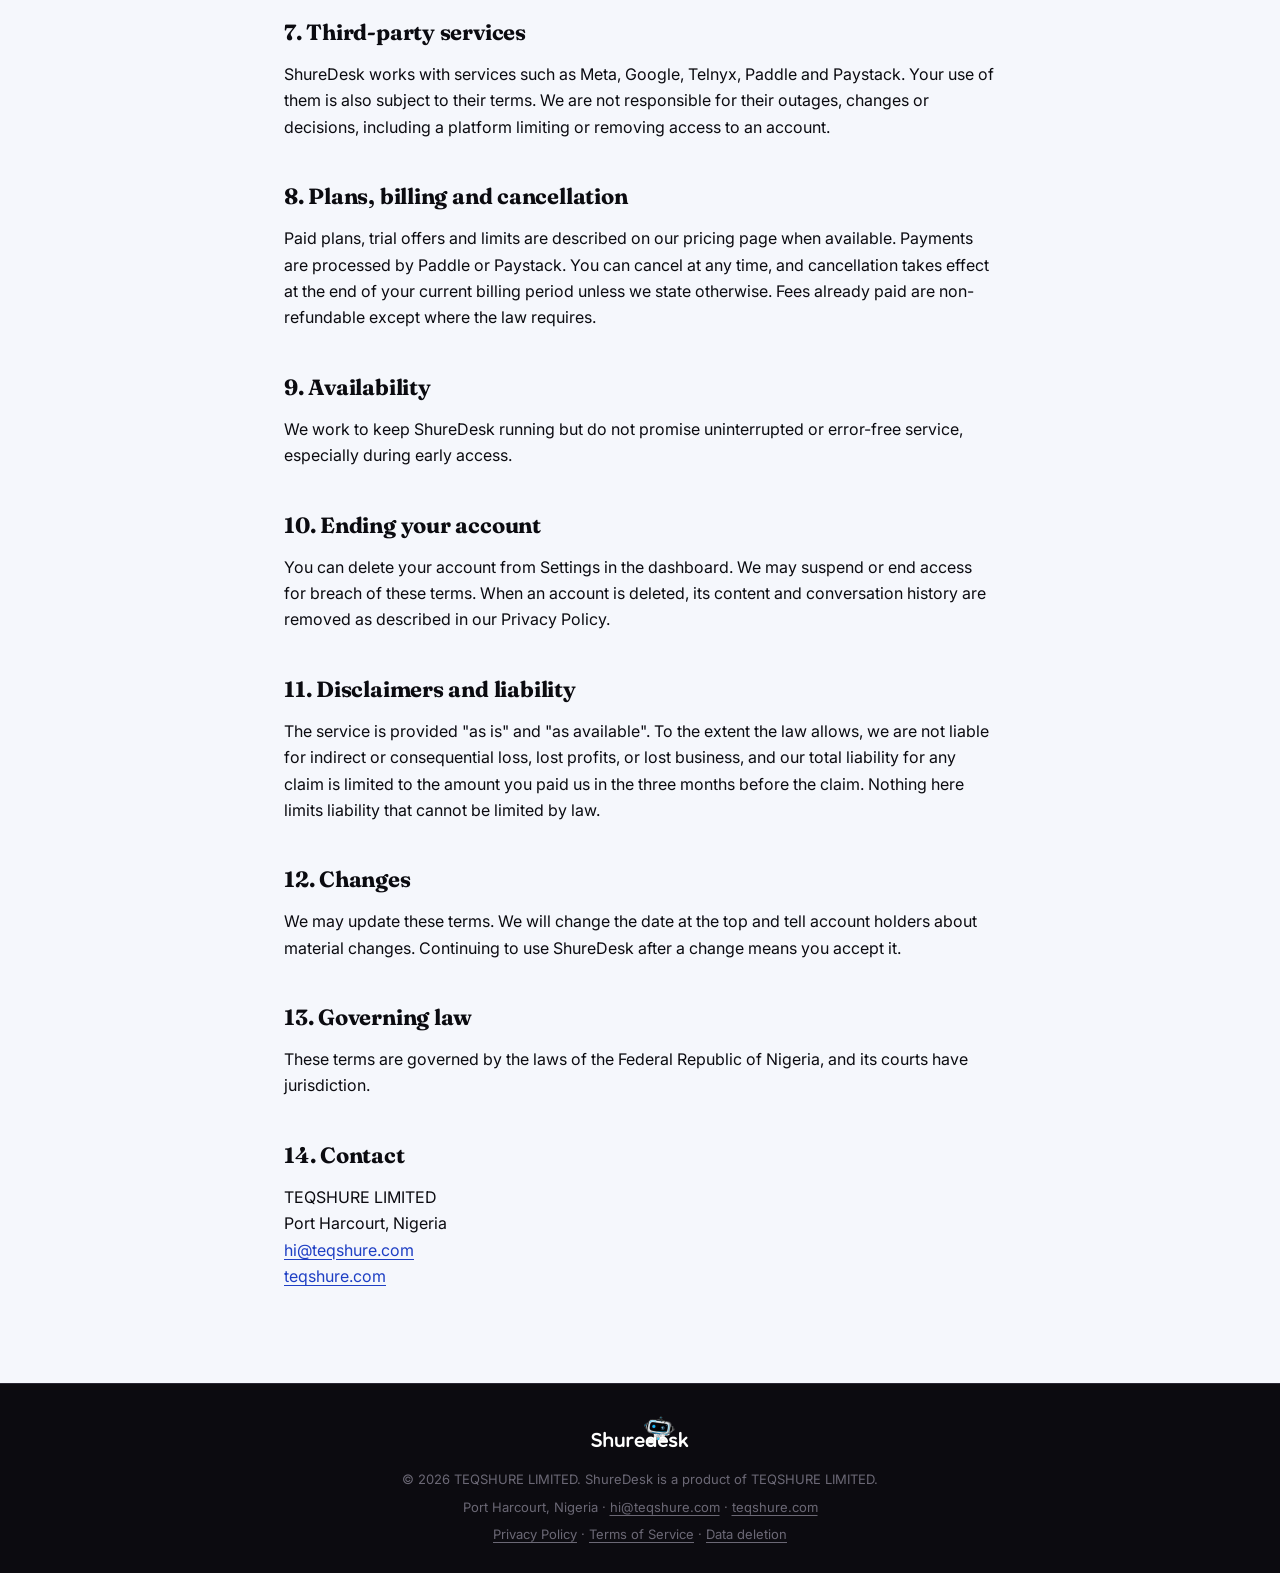
<file: terms/index.html>
<!doctype html>
<html lang="en">
  <head>
    <meta charset="utf-8" />
    <meta name="viewport" content="width=device-width, initial-scale=1.0" />
    <title>Terms of Service | ShureDesk</title>
    <meta name="description" content="The terms for using ShureDesk, an AI customer desk by TEQSHURE LIMITED." />
    <meta property="og:image" content="https://shuredesk.pages.dev/assets/og-image.png" />
    <link rel="canonical" href="https://shuredesk.pages.dev/terms" />
    <link rel="icon" href="/favicon.ico" sizes="32x32" />
    <link rel="icon" type="image/png" href="/assets/favicon-32.png" sizes="32x32" />
    <link rel="icon" type="image/png" href="/assets/icon-192.png" sizes="192x192" />
    <link rel="apple-touch-icon" href="/assets/apple-touch-icon.png" />
    <link rel="preconnect" href="https://fonts.googleapis.com" />
    <link rel="preconnect" href="https://fonts.gstatic.com" crossorigin />
    <link
      rel="stylesheet"
      href="https://fonts.googleapis.com/css2?family=Fraunces:opsz,wght@9..144,500;9..144,600;9..144,700&family=Inter:wght@400;500;600;700&display=swap"
    />
    <link rel="stylesheet" href="/styles.css" />
    <link rel="stylesheet" href="/legal.css" />
  </head>
  <body>
    <nav class="nav">
      <div class="wrap nav-inner">
        <a href="/" class="wordmark-link" aria-label="ShureDesk home"><img src="/assets/logo-light.png" alt="ShureDesk" class="logo" width="94" height="36" /></a>
        <a href="/#signup" class="nav-cta">Join waitlist</a>
      </div>
    </nav>

    <main class="wrap legal">
      <h1 class="font-display">Terms of Service</h1>
      <p class="meta">Last updated 4 October 2026</p>

      <p>
        These terms govern your use of ShureDesk, an AI customer desk provided by TEQSHURE LIMITED ("we", "us"). By
        joining the waitlist, creating an account or using the service, you agree to them.
      </p>

      <h2>1. The service</h2>
      <p>
        ShureDesk answers messages and calls for a business using that business's own content, books appointments,
        captures leads and hands conversations to a person. ShureDesk is in early access. Features, plans and prices may
        change.
      </p>
      <h2>2. The waitlist</h2>
      <p>
        Joining the waitlist is free and creates no obligation for you or us. It does not guarantee access, a launch
        date or any price.
      </p>
      <h2>3. Who can use it</h2>
      <p>
        ShureDesk is for businesses. You must be at least 18 and able to enter a contract for your business. You are
        responsible for everything done through your account and for keeping your login secure.
      </p>
      <h2>4. Your content and your customers</h2>
      <ul>
        <li>You own the content you give us. You allow us to process it to provide the service.</li>
        <li>
          You are responsible for the accuracy of what you give the AI to answer from. Keep it correct and up to date.
        </li>
        <li>
          You are responsible for having the right to message your customers, for obtaining any consent needed to
          contact or record them, and for following the laws that apply to you.
        </li>
        <li>Our <a href="/privacy">Privacy Policy</a> explains how we handle personal data.</li>
      </ul>
      <h2>5. Acceptable use</h2>
      <p>You agree not to use ShureDesk to:</p>
      <ul>
        <li>send spam or unsolicited bulk messages, or break the rules of WhatsApp, Instagram, Facebook (Meta) or Google;</li>
        <li>break the law, infringe others' rights, or deceive or harm people;</li>
        <li>upload malware, probe or attack our systems, or access another business's data;</li>
        <li>use the service to make or collect anything unlawful, or in ways that put emergency or safety decisions on the AI.</li>
      </ul>
      <p>We may suspend an account that breaks these rules or puts others at risk.</p>
      <h2>6. AI answers</h2>
      <p>
        ShureDesk uses AI models. Answers are generated from your content and may sometimes be incomplete or wrong.
        When the AI is unsure it is designed to say so and pass the conversation to your team, but you should review
        conversations and are responsible for how you rely on the service.
      </p>
      <h2>7. Third-party services</h2>
      <p>
        ShureDesk works with services such as Meta, Google, Telnyx, Paddle and Paystack. Your use of them is also
        subject to their terms. We are not responsible for their outages, changes or decisions, including a platform
        limiting or removing access to an account.
      </p>
      <h2>8. Plans, billing and cancellation</h2>
      <p>
        Paid plans, trial offers and limits are described on our pricing page when available. Payments are processed by
        Paddle or Paystack. You can cancel at any time, and cancellation takes effect at the end of your current billing
        period unless we state otherwise. Fees already paid are non-refundable except where the law requires.
      </p>
      <h2>9. Availability</h2>
      <p>
        We work to keep ShureDesk running but do not promise uninterrupted or error-free service, especially during
        early access.
      </p>
      <h2>10. Ending your account</h2>
      <p>
        You can delete your account from Settings in the dashboard. We may suspend or end access for breach of these
        terms. When an account is deleted, its content and conversation history are removed as described in our Privacy
        Policy.
      </p>
      <h2>11. Disclaimers and liability</h2>
      <p>
        The service is provided "as is" and "as available". To the extent the law allows, we are not liable for indirect
        or consequential loss, lost profits, or lost business, and our total liability for any claim is limited to the
        amount you paid us in the three months before the claim. Nothing here limits liability that cannot be limited by
        law.
      </p>
      <h2>12. Changes</h2>
      <p>
        We may update these terms. We will change the date at the top and tell account holders about material
        changes. Continuing to use ShureDesk after a change means you accept it.
      </p>
      <h2>13. Governing law</h2>
      <p>These terms are governed by the laws of the Federal Republic of Nigeria, and its courts have jurisdiction.</p>
      <h2>14. Contact</h2>
      <p>
        TEQSHURE LIMITED<br />Port Harcourt, Nigeria<br /><a href="mailto:hi@teqshure.com">hi@teqshure.com</a><br /><a href="https://teqshure.com">teqshure.com</a>
      </p>
    </main>

    <footer class="footer-dark legal-footer">
      <div class="wrap">
        <img src="/assets/logo-dark.png" alt="ShureDesk" class="footer-logo" width="104" height="40" />
        <p>
          &copy; <span id="year"></span> TEQSHURE LIMITED. ShureDesk is a product of TEQSHURE LIMITED.
        </p>
        <p>Port Harcourt, Nigeria &middot; <a href="mailto:hi@teqshure.com">hi@teqshure.com</a> &middot; <a href="https://teqshure.com">teqshure.com</a></p>
        <p>
          <a href="/privacy">Privacy Policy</a> &middot; <a href="/terms">Terms of Service</a> &middot;
          <a href="/data-deletion">Data deletion</a>
        </p>
      </div>
    </footer>
    <script>document.getElementById("year").textContent = new Date().getFullYear();</script>
  </body>
</html>
</file>
<file: styles.css>
/* ShureDesk waitlist — same brand system as the real product (apps/web/app/globals.css):
   one flat royal-blue accent, no gradients, Fraunces + Inter. The page
   background is a deliberate departure from the product's warm cream: a
   cool, soft blue-white instead, ties into the accent color rather than
   reading as plain grey. Waitlist-only, the rest of the brand keeps the
   warm cream. */

:root {
  --bg: #f5f7fc;
  --surface: #ffffff;
  --surface-2: #eef1fa;
  --border: #e1e6f2;
  --ink: #0b0b10;
  --ink-soft: #6b6b76;
  --ink-faint: #a3a3ad;
  --primary: #2954eb;
  --primary-dark: #1e3fc4;
  --primary-soft: #eef2ff;
  --success: #16a34a;
  --success-soft: #f0fdf4;
  --error: #d64545;
  --violet: #7c5cfc;
  --violet-soft: #f1eefb;
  --amber: #d97706;
  --amber-soft: #fef3e2;
  --radius-lg: 20px;
  --radius-md: 12px;
  --radius-sm: 8px;
  --radius-pill: 999px;
  --shadow-card: 0 1px 2px rgba(11, 11, 16, 0.04);
  --shadow-lift: 0 24px 60px -20px rgba(11, 11, 16, 0.28);
  color-scheme: light;

  /* Fixed dark-section tokens, deliberate (not tied to the visitor's OS
   * theme), used for the founder spotlight + closing band so the page has
   * real rhythm instead of one long cream field. Same values already used
   * for this file's prefers-color-scheme dark mode, so a dark-mode visitor
   * sees one consistent dark, not two different darks. */
  --dark-bg: #0c0b10;
  --dark-surface: #17151e;
  --dark-border: #2a2733;
  --dark-ink: #f5f4f7;
  --dark-ink-soft: #a3a0ad;
  --dark-ink-faint: #6b6875;
}

@media (prefers-color-scheme: dark) {
  :root:not([data-theme="light"]) {
    --bg: #0c0b10;
    --surface: #17151e;
    --surface-2: #1c1a24;
    --border: #2a2733;
    --ink: #f5f4f7;
    --ink-soft: #a3a0ad;
    --ink-faint: #6b6875;
    --primary-soft: #16233f;
    --success-soft: #10261a;
    --violet-soft: #241f3d;
    --amber-soft: #2e2210;
    color-scheme: dark;
  }
}

* {
  box-sizing: border-box;
}

html {
  scroll-behavior: smooth;
}

@media (prefers-reduced-motion: reduce) {
  html {
    scroll-behavior: auto;
  }
  * {
    animation-duration: 0.01ms !important;
    animation-iteration-count: 1 !important;
    transition-duration: 0.01ms !important;
  }
}

body {
  margin: 0;
  background: var(--bg);
  color: var(--ink);
  font-family: "Inter", -apple-system, BlinkMacSystemFont, "Segoe UI", sans-serif;
  font-size: 16px;
  line-height: 1.5;
  -webkit-font-smoothing: antialiased;
}

.font-display {
  font-family: "Fraunces", Georgia, serif;
}

img,
svg {
  max-width: 100%;
  display: block;
}

a {
  color: inherit;
}

.wrap {
  max-width: 1120px;
  margin-inline: auto;
  padding-inline: 24px;
}

/* ---------- Nav ---------- */

.nav {
  position: sticky;
  top: 0;
  z-index: 20;
  background: color-mix(in srgb, var(--bg) 88%, transparent);
  backdrop-filter: blur(10px);
  border-bottom: 1px solid var(--border);
}

.nav-inner {
  display: flex;
  align-items: center;
  justify-content: space-between;
  padding-block: 16px;
}

.wordmark {
  font-size: 18px;
  font-weight: 600;
  letter-spacing: -0.01em;
}

.nav-cta {
  display: inline-flex;
  align-items: center;
  font-size: 13.5px;
  font-weight: 600;
  padding: 8px 16px;
  border-radius: var(--radius-pill);
  background: var(--ink);
  color: var(--bg);
  border: none;
  cursor: pointer;
  text-decoration: none;
  transition: transform 150ms ease, opacity 150ms ease;
}

.nav-cta:hover {
  opacity: 0.85;
}

.nav-cta:active {
  transform: scale(0.97);
}

/* ---------- Hero ---------- */

.hero {
  position: relative;
  display: grid;
  grid-template-columns: 1.05fr 0.95fr;
  gap: 64px;
  align-items: center;
  padding-block: 88px 72px;
  overflow: hidden;
}

/* A single soft, one-hue glow behind the mockup, not a rainbow gradient,
   just enough to give the hero depth. Purely decorative, sits behind
   everything, never interferes with layout or reading order. */
.hero-glow {
  position: absolute;
  top: 10%;
  right: -10%;
  width: 560px;
  height: 560px;
  background: radial-gradient(circle, color-mix(in srgb, var(--primary) 14%, transparent) 0%, transparent 70%);
  pointer-events: none;
  z-index: 0;
}

.hero-copy,
.hero-visual {
  position: relative;
  z-index: 1;
  /* Grid items default to min-width:auto, which refuses to shrink below the
     content's intrinsic width (e.g. the signup form's nowrap button) — the
     classic CSS Grid overflow trap. Without this, the page overflows
     horizontally at phone width. */
  min-width: 0;
}

@media (max-width: 860px) {
  .hero {
    grid-template-columns: 1fr;
    padding-block: 48px 32px;
    gap: 40px;
  }
  .hero-glow {
    width: 380px;
    height: 380px;
    top: -5%;
    right: -15%;
  }
}

.eyebrow {
  display: inline-flex;
  align-items: center;
  gap: 8px;
  font-size: 12.5px;
  font-weight: 600;
  letter-spacing: 0.06em;
  text-transform: uppercase;
  color: var(--primary);
  background: var(--primary-soft);
  border-radius: var(--radius-pill);
  padding: 6px 14px;
  margin-bottom: 24px;
}

.eyebrow-dot {
  width: 6px;
  height: 6px;
  border-radius: 50%;
  background: var(--primary);
}

.hero h1 {
  font-size: clamp(42px, 6vw, 68px);
  line-height: 1.02;
  letter-spacing: -0.025em;
  font-weight: 600;
  margin: 0 0 22px;
  text-wrap: balance;
}

.hero p.lede {
  font-size: 19px;
  line-height: 1.6;
  color: var(--ink-soft);
  max-width: 50ch;
  margin: 0 0 36px;
}

/* ---------- Signup form ---------- */

.signup-form {
  display: flex;
  gap: 10px;
  max-width: 460px;
}

/* A class-based `display` and the browser's built-in [hidden] rule have
   equal CSS specificity, and this stylesheet loads after the browser's
   default one, so `display: flex` above was silently winning the tie and
   `form.hidden = true` (set on success in script.js) did nothing, the form
   stayed on screen with its disabled "Joining…" button frozen on top of the
   success card. This rule forces [hidden] to actually win. */
.signup-form[hidden] {
  display: none;
}

@media (max-width: 480px) {
  .signup-form {
    flex-direction: column;
  }
}

.signup-form input[type="email"] {
  flex: 1;
  min-width: 0;
  padding: 15px 20px;
  border-radius: var(--radius-pill);
  border: 1.5px solid var(--border);
  background: var(--surface);
  color: var(--ink);
  font-size: 15px;
  font-family: inherit;
  outline: none;
  transition: border-color 150ms ease, box-shadow 150ms ease;
}

.signup-form input[type="email"]:focus {
  border-color: var(--primary);
  box-shadow: 0 0 0 4px var(--primary-soft);
}

.signup-form button {
  flex: none;
  padding: 15px 26px;
  border-radius: var(--radius-pill);
  border: none;
  background: var(--primary);
  color: #fff;
  font-size: 15px;
  font-weight: 600;
  font-family: inherit;
  cursor: pointer;
  box-shadow: 0 8px 20px -8px color-mix(in srgb, var(--primary) 60%, transparent);
  transition: transform 150ms ease, background 150ms ease, box-shadow 150ms ease;
  white-space: nowrap;
}

.signup-form button:hover {
  background: var(--primary-dark);
  box-shadow: 0 10px 24px -8px color-mix(in srgb, var(--primary) 70%, transparent);
}

.signup-form button:active {
  transform: scale(0.97);
}

.signup-form button:disabled {
  opacity: 0.6;
  cursor: not-allowed;
  box-shadow: none;
}

.form-status {
  margin-top: 14px;
  font-size: 14px;
  font-weight: 500;
  display: none;
}

.form-status.visible {
  display: block;
}

.form-status.success {
  color: var(--success);
}

.form-status.error {
  color: var(--error);
}

.success-card {
  display: none;
  max-width: 460px;
  padding: 20px 22px;
  background: var(--success-soft);
  border: 1px solid color-mix(in srgb, var(--success) 30%, transparent);
  border-radius: var(--radius-md);
}

.success-card.visible {
  display: block;
}

.success-card h3 {
  margin: 0 0 4px;
  font-size: 15px;
  color: var(--success);
}

.success-card p {
  margin: 0;
  font-size: 13.5px;
  color: var(--ink-soft);
}

/* ---------- Inbox mockup (hero right column) ---------- */

.inbox-mock {
  background: var(--surface);
  border: 1px solid var(--border);
  border-radius: var(--radius-lg);
  box-shadow: var(--shadow-lift);
  padding: 18px;
  max-width: 420px;
  margin-inline: auto;
}

.inbox-mock-head {
  display: flex;
  align-items: center;
  justify-content: space-between;
  padding-bottom: 14px;
  margin-bottom: 6px;
  border-bottom: 1px solid var(--border);
}

.inbox-mock-badge {
  display: inline-flex;
  align-items: center;
  gap: 8px;
  font-size: 13.5px;
  font-weight: 600;
  color: var(--ink);
}

.inbox-mock-badge svg {
  width: 16px;
  height: 16px;
  color: var(--primary);
}

.inbox-mock-status {
  display: inline-flex;
  align-items: center;
  gap: 6px;
  font-size: 12px;
  font-weight: 600;
  color: var(--success);
  background: var(--success-soft);
  border-radius: var(--radius-pill);
  padding: 3px 10px;
}

.inbox-mock-status .dot {
  width: 6px;
  height: 6px;
  border-radius: 50%;
  background: var(--success);
}

.inbox-mock-list {
  list-style: none;
  margin: 0;
  padding: 0;
  display: flex;
  flex-direction: column;
  gap: 4px;
}

.inbox-mock-list li {
  display: flex;
  align-items: center;
  gap: 10px;
  padding: 10px 8px;
  border-radius: var(--radius-md);
  transition: background 150ms ease;
}

.inbox-mock-list li:hover {
  background: var(--surface-2);
}

.inbox-avatar {
  flex: none;
  width: 32px;
  height: 32px;
  border-radius: 50%;
  display: flex;
  align-items: center;
  justify-content: center;
}

.inbox-avatar svg {
  width: 16px;
  height: 16px;
}

.inbox-row-text {
  display: flex;
  flex-direction: column;
  min-width: 0;
  flex: 1;
}

.inbox-row-title {
  font-size: 13px;
  font-weight: 600;
  color: var(--ink);
}

.inbox-row-time {
  font-weight: 400;
  color: var(--ink-faint);
  font-size: 11.5px;
  margin-left: 4px;
}

.inbox-row-preview {
  font-size: 12.5px;
  color: var(--ink-soft);
  white-space: nowrap;
  overflow: hidden;
  text-overflow: ellipsis;
}

.inbox-tag {
  flex: none;
  font-size: 11px;
  font-weight: 700;
  padding: 3px 9px;
  border-radius: var(--radius-pill);
}

/* ---------- Tint utilities (icon badges throughout) ---------- */

.tint-primary {
  background: var(--primary-soft);
  color: var(--primary);
}
.tint-violet {
  background: var(--violet-soft);
  color: var(--violet);
}
.tint-amber {
  background: var(--amber-soft);
  color: var(--amber);
}
.tint-success {
  background: var(--success-soft);
  color: var(--success);
}

/* ---------- Channel strip ---------- */

.channel-strip {
  background: var(--surface);
  border-block: 1px solid var(--border);
  padding-block: 40px;
}

.channel-strip-inner {
  display: flex;
  flex-direction: column;
  align-items: center;
  gap: 22px;
  text-align: center;
}

.channel-strip-label {
  font-size: 12.5px;
  font-weight: 700;
  letter-spacing: 0.06em;
  text-transform: uppercase;
  color: var(--ink-faint);
}

.channel-icons {
  display: flex;
  flex-wrap: wrap;
  justify-content: center;
  gap: 12px;
  max-width: 560px;
}

.channel-pill {
  display: inline-flex;
  align-items: center;
  gap: 9px;
  font-size: 13.5px;
  font-weight: 600;
  color: var(--ink);
  background: var(--surface);
  border: 1px solid var(--border);
  border-radius: var(--radius-pill);
  padding: 6px 16px 6px 6px;
  box-shadow: var(--shadow-card);
  transition: transform 150ms ease, box-shadow 150ms ease;
}

.channel-pill:hover {
  transform: translateY(-2px);
  box-shadow: var(--shadow-lift);
}

.channel-pill-icon {
  flex: none;
  width: 26px;
  height: 26px;
  border-radius: 50%;
  display: flex;
  align-items: center;
  justify-content: center;
}

.channel-pill-icon svg {
  width: 14px;
  height: 14px;
}

/* ---------- Sections ---------- */

section {
  padding-block: 64px;
}

/* ---------- Three highlights ---------- */

.highlight-grid {
  display: grid;
  grid-template-columns: repeat(3, 1fr);
  gap: 32px;
}

@media (max-width: 760px) {
  .highlight-grid {
    grid-template-columns: 1fr;
    gap: 36px;
  }
}

.highlight-icon {
  width: 44px;
  height: 44px;
  border-radius: var(--radius-sm);
  display: flex;
  align-items: center;
  justify-content: center;
  margin-bottom: 18px;
}

.highlight-icon svg {
  width: 21px;
  height: 21px;
}

.highlight h3 {
  font-size: 17px;
  font-weight: 600;
  margin: 0 0 8px;
  letter-spacing: -0.01em;
}

.highlight p {
  font-size: 14.5px;
  line-height: 1.6;
  color: var(--ink-soft);
  margin: 0;
  max-width: 34ch;
}

/* ---------- Founder's note (dark spotlight section) ---------- */

.founder-section {
  background: var(--dark-bg);
  padding-block: 96px;
}

.founder-note {
  display: flex;
  flex-direction: column;
  align-items: center;
  text-align: center;
  max-width: 700px;
}

.eyebrow-dark {
  color: #a9b8ff;
  background: color-mix(in srgb, var(--primary) 30%, transparent);
}

.eyebrow-dark .eyebrow-dot {
  background: #a9b8ff;
}

.founder-photo-wrap {
  margin: 28px 0 32px;
}

.founder-photo {
  width: 112px;
  height: 112px;
  border-radius: 50%;
  object-fit: cover;
  object-position: top center;
  border: 3px solid var(--primary);
  box-shadow: 0 0 0 6px color-mix(in srgb, var(--primary) 18%, transparent);
  display: block;
}

.founder-quote {
  font-size: clamp(21px, 2.6vw, 28px);
  line-height: 1.45;
  font-weight: 500;
  color: var(--dark-ink);
  margin: 0 0 24px;
  text-wrap: balance;
}

.founder-name {
  margin: 0;
  font-size: 14.5px;
  font-weight: 700;
  color: var(--dark-ink);
}

.founder-title {
  margin: 3px 0 0;
  font-size: 13px;
  color: var(--dark-ink-faint);
}

/* ---------- Final CTA + footer (same dark band as the founder section) ---------- */

.final-cta-section {
  background: var(--dark-bg);
  border-top: 1px solid var(--dark-border);
}

.final-cta {
  text-align: center;
  padding-block: 72px 56px;
}

.final-cta h2 {
  font-size: clamp(30px, 4.2vw, 44px);
  font-weight: 600;
  letter-spacing: -0.02em;
  color: var(--dark-ink);
  margin: 0 0 10px;
}

.final-cta-sub {
  margin: 0 0 28px;
  font-size: 15px;
  color: var(--dark-ink-soft);
}

.final-cta-btn {
  display: inline-flex;
  align-items: center;
  justify-content: center;
  padding: 15px 30px;
  border-radius: var(--radius-pill);
  background: var(--primary);
  color: #fff;
  font-size: 15px;
  font-weight: 600;
  text-decoration: none;
  box-shadow: 0 10px 24px -8px color-mix(in srgb, var(--primary) 60%, transparent);
  transition: transform 150ms ease, background 150ms ease;
}

.final-cta-btn:hover {
  background: var(--primary-dark);
}

.final-cta-btn:active {
  transform: scale(0.97);
}

.footer-dark {
  background: var(--dark-bg);
  border-top: 1px solid var(--dark-border);
  padding-block: 28px;
  text-align: center;
  font-size: 13px;
  color: var(--dark-ink-faint);
}

/* ---------- Reveal-on-load (restrained, not scroll-jacked) ---------- */

.reveal {
  animation: fade-up 600ms cubic-bezier(0.16, 1, 0.3, 1) both;
}

.reveal-delay-1 {
  animation-delay: 80ms;
}
.reveal-delay-2 {
  animation-delay: 160ms;
}

@keyframes fade-up {
  from {
    opacity: 0;
    transform: translateY(10px);
  }
  to {
    opacity: 1;
    transform: translateY(0);
  }
}

/* ---------- Logo ---------- */
.wordmark-link {
  display: inline-flex;
  align-items: center;
}

.logo {
  height: 36px;
  width: auto;
  display: block;
}

.footer-logo {
  height: 40px;
  width: auto;
  margin: 0 auto 10px;
}

/* ---------- How it works + About ---------- */
.info-section {
  padding-block: 56px;
}

.info-head {
  max-width: 640px;
  margin: 0 auto 32px;
  text-align: center;
}

.info-head h2,
.about-main h2 {
  font-size: clamp(28px, 4.6vw, 40px);
  line-height: 1.1;
  letter-spacing: -0.02em;
  margin: 12px 0 10px;
}

.info-sub {
  color: var(--ink-soft);
  font-size: 17px;
  line-height: 1.6;
  margin: 0;
}

.step-grid {
  list-style: none;
  margin: 0;
  padding: 0;
  display: grid;
  gap: 16px;
  grid-template-columns: repeat(3, minmax(0, 1fr));
}

.step-card {
  background: var(--surface);
  border: 1px solid var(--border);
  border-radius: var(--radius-lg);
  padding: 24px;
  box-shadow: var(--shadow-card);
}

.step-card h3 {
  font-size: 18px;
  margin: 14px 0 8px;
}

.step-card p {
  color: var(--ink-soft);
  font-size: 15px;
  line-height: 1.6;
  margin: 0;
}

.step-num {
  display: inline-grid;
  place-items: center;
  width: 32px;
  height: 32px;
  border-radius: var(--radius-pill);
  background: var(--primary-soft);
  color: var(--primary);
  font-weight: 700;
  font-size: 15px;
}

.info-note {
  max-width: 720px;
  margin: 24px auto 0;
  text-align: center;
  color: var(--ink-soft);
  font-size: 14px;
  line-height: 1.6;
}

.info-note a,
.about-facts a {
  color: var(--primary-dark);
  text-underline-offset: 3px;
}

.about-card {
  display: grid;
  gap: 28px;
  grid-template-columns: minmax(0, 1.4fr) minmax(0, 1fr);
  background: var(--surface);
  border: 1px solid var(--border);
  border-radius: var(--radius-lg);
  padding: 32px;
  box-shadow: var(--shadow-card);
}

.about-main p {
  color: var(--ink-soft);
  font-size: 16px;
  line-height: 1.65;
  margin: 0;
}

.about-facts {
  margin: 0;
  display: grid;
  gap: 14px;
  align-content: start;
}

.about-facts dt {
  font-size: 12px;
  font-weight: 600;
  letter-spacing: 0.06em;
  text-transform: uppercase;
  color: var(--ink-faint);
}

.about-facts dd {
  margin: 2px 0 0;
  font-size: 15px;
  font-weight: 500;
}

@media (max-width: 820px) {
  .step-grid {
    grid-template-columns: 1fr;
  }
  .about-card {
    grid-template-columns: 1fr;
    padding: 24px;
  }
  .info-section {
    padding-block: 40px;
  }
}
</file>
<file: legal.css>
/* Legal pages (privacy, terms, data deletion). Reuses the waitlist's tokens from styles.css. */
.wordmark {
  text-decoration: none;
  color: var(--ink);
}

.legal {
  max-width: 760px;
  padding-block: 56px 80px;
}

.legal h1 {
  font-size: clamp(32px, 6vw, 44px);
  line-height: 1.1;
  letter-spacing: -0.02em;
  margin: 0 0 8px;
}

.legal .meta {
  color: var(--ink-soft);
  font-size: 14px;
  margin: 0 0 32px;
}

.legal h2 {
  font-family: "Fraunces", Georgia, serif;
  font-size: 22px;
  letter-spacing: -0.01em;
  margin: 40px 0 12px;
}

.legal h3 {
  font-size: 16px;
  margin: 20px 0 8px;
}

.legal p,
.legal li {
  font-size: 16px;
  line-height: 1.65;
  color: var(--ink);
}

.legal p {
  margin: 0 0 14px;
}

.legal ul,
.legal ol {
  margin: 0 0 14px;
  padding-left: 22px;
  display: grid;
  gap: 6px;
}

.legal a {
  color: var(--primary-dark);
  text-underline-offset: 3px;
}

.legal-footer .wrap {
  display: grid;
  gap: 8px;
}

.legal-footer p {
  margin: 0;
}

.legal-footer a {
  color: inherit;
  text-underline-offset: 3px;
}
</file>
